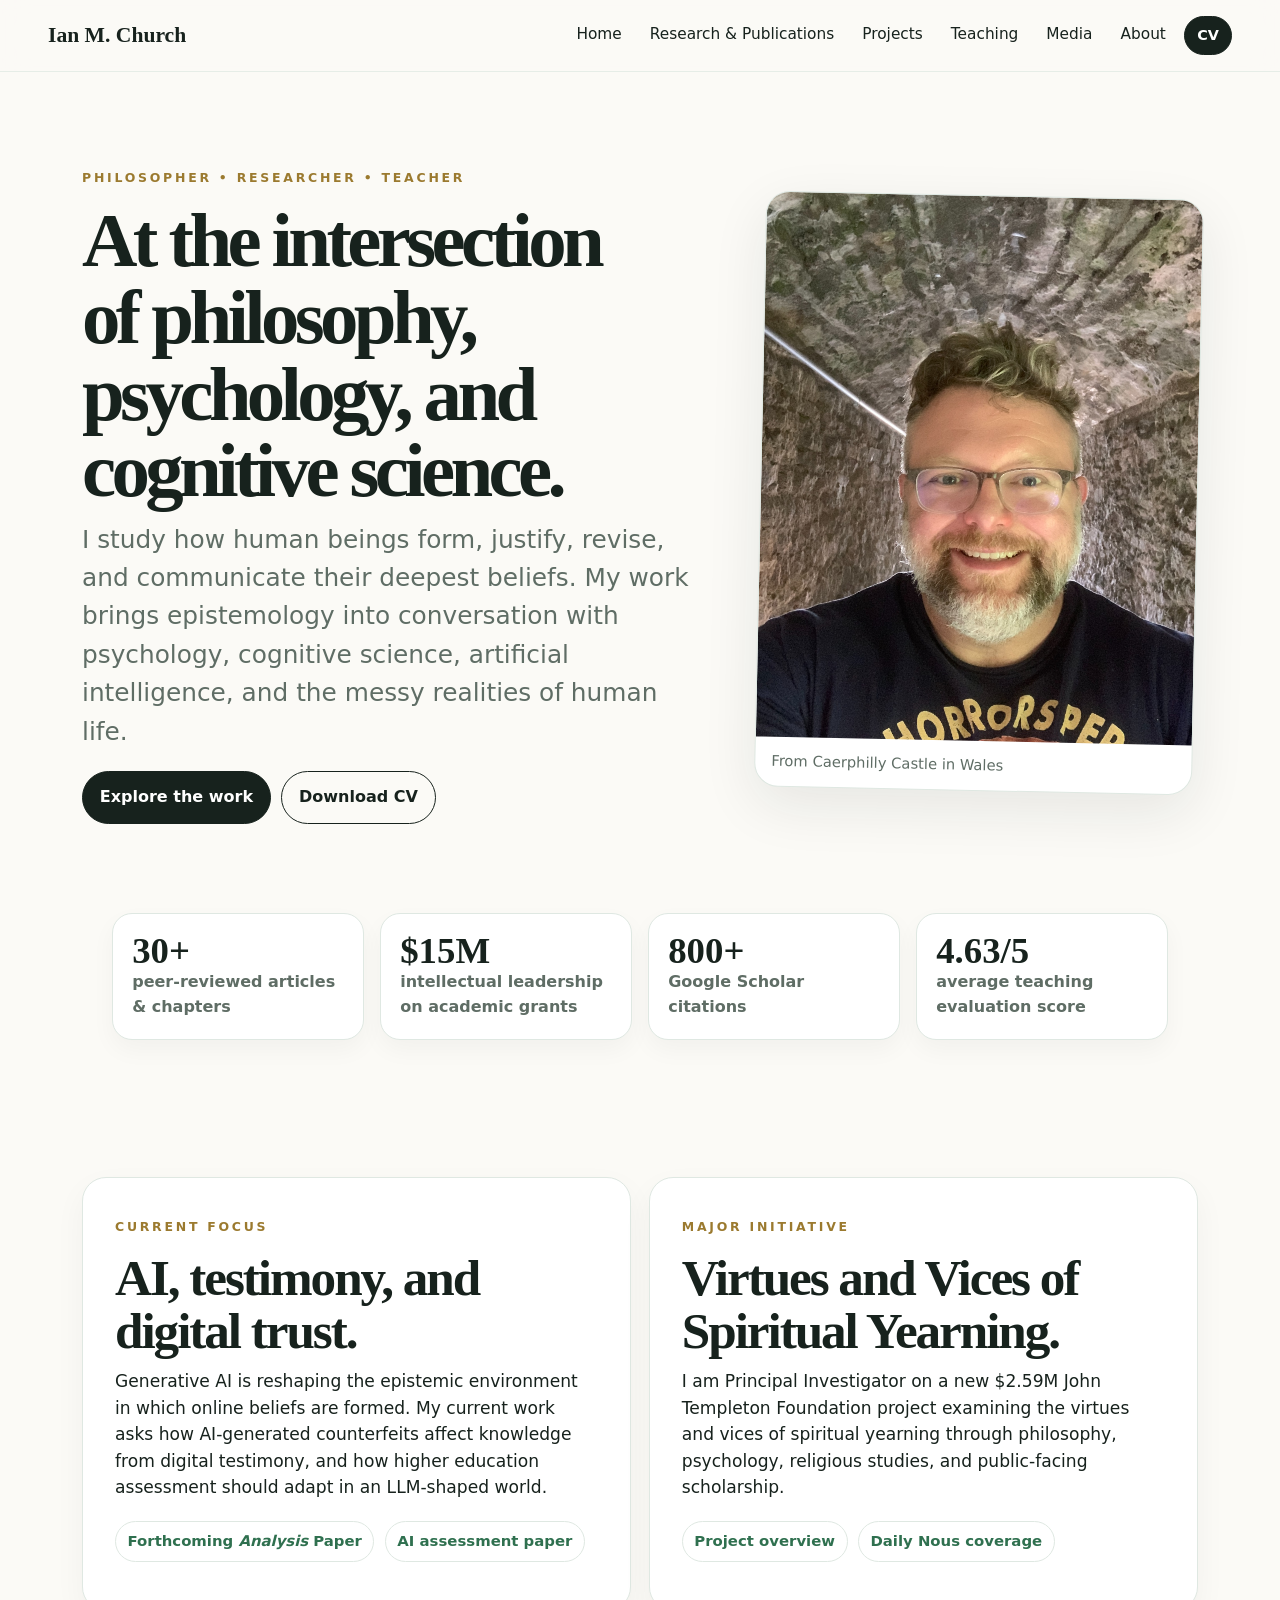
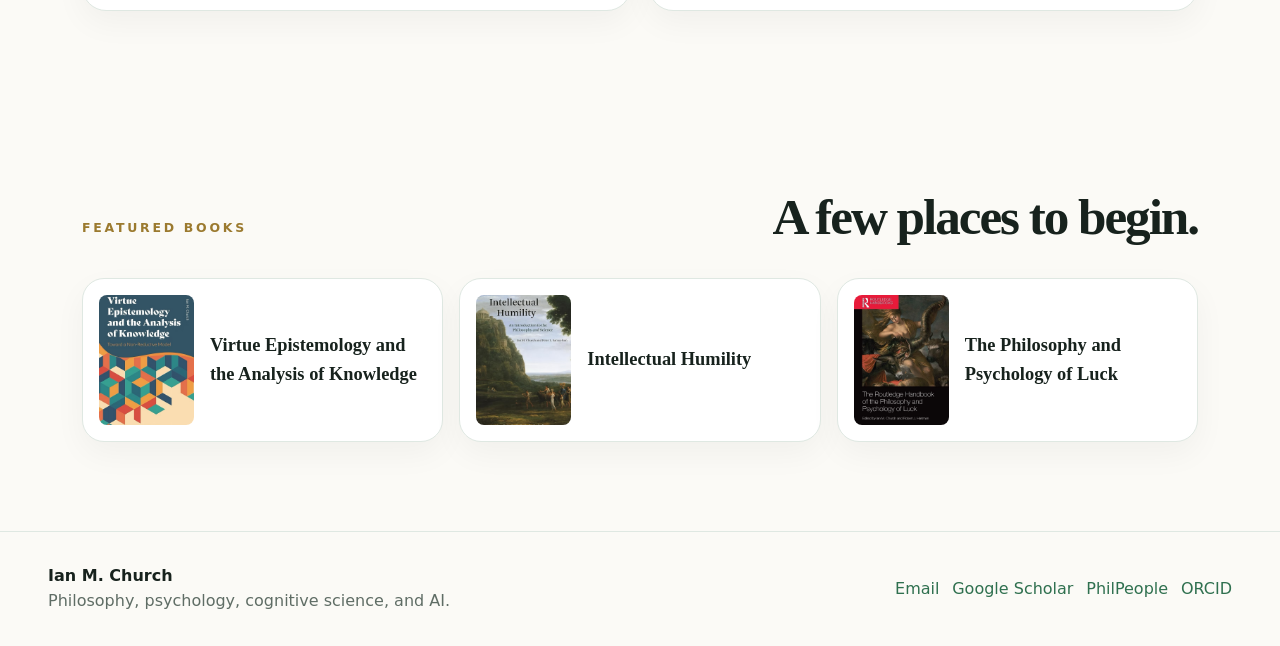
<file: index.html>
<!doctype html>
<html lang="en">
<head>
  <meta charset="utf-8" />
  <meta name="viewport" content="width=device-width, initial-scale=1" />
  <title>Home | Ian M. Church</title>
  <meta name="description" content="Ian M. Church works at the intersection of philosophy, psychology, and cognitive science." />
  <meta property="og:title" content="Ian M. Church" />
<meta property="og:description" content="Ian M. Church is a philosopher whose research explores epistemology, psychology, cognitive science, and artificial intelligence." />
<meta property="og:image" content="https://www.ianchurch.com/assets/portrait.jpg" />
<meta property="og:url" content="https://www.ianchurch.com" />
<meta property="og:type" content="website" />
<meta property="og:site_name" content="Ian M. Church" />
<meta name="twitter:card" content="summary_large_image" />
  <link rel="stylesheet" href="style.css" />
<!-- Google tag (gtag.js) -->
<script async src="https://www.googletagmanager.com/gtag/js?id=G-Z6NKHN7LKN"></script>
<script>
  window.dataLayer = window.dataLayer || [];
  function gtag(){dataLayer.push(arguments);}
  gtag('js', new Date());

  gtag('config', 'G-Z6NKHN7LKN');
</script>
</head>
<body>
<header class="topbar">
  <a class="wordmark" href="index.html">Ian M. Church</a>
  <nav class="site-nav" aria-label="Primary navigation">
    <a href="index.html">Home</a>
    <a href="research.html">Research &amp; Publications</a>
    <a href="projects.html">Projects</a>
    <a href="teaching.html">Teaching</a>
    <a href="media.html">Media</a>
    <a href="about.html">About</a>
    <a class="button small" href="assets/Church-CV.pdf">CV</a>
  </nav>
</header>
<main>

<section class="hero split">
  <div class="hero-copy">
    <p class="eyebrow">Philosopher • Researcher • Teacher</p>
    <h1>At the intersection of philosophy, psychology, and cognitive science.</h1>
    <p class="lede">I study how human beings form, justify, revise, and communicate their deepest beliefs. My work brings epistemology into conversation with psychology, cognitive science, artificial intelligence, and the messy realities of human life.</p>
    <div class="actions"><a class="button" href="research.html">Explore the work</a><a class="button ghost" href="assets/Church-CV.pdf">Download CV</a></div>
  </div>
  <figure class="portrait-card"><img src="assets/portrait.jpg" alt="Ian Church smiling"/><figcaption>From Caerphilly Castle in Wales</figcaption></figure>
</section>
<section class="at-a-glance" aria-label="At a glance">
  <a href="research.html#publications"><strong>30+</strong><span>peer-reviewed articles &amp; chapters</span></a>
  <a href="projects.html"><strong>$15M</strong><span>intellectual leadership on academic grants</span></a>
  <a href="https://scholar.google.com/citations?user=suLvnR8AAAAJ&amp;hl=en&amp;oi=ao"><strong>800+</strong><span>Google Scholar citations</span></a>
  <a href="teaching.html"><strong>4.63/5</strong><span>average teaching evaluation score</span></a>
</section>
<section class="section feature-grid current-focus">
  <article class="feature-panel"><p class="eyebrow">Current focus</p><h2>AI, testimony, and digital trust.</h2><p>Generative AI is reshaping the epistemic environment in which online beliefs are formed. My current work asks how AI-generated counterfeits affect knowledge from digital testimony, and how higher education assessment should adapt in an LLM-shaped world.</p><p class="links"><a href="https://philpapers.org/rec/CHUGAA-2">Forthcoming&nbsp;<em>Analysis</em>&nbsp;Paper</a><a href="https://arxiv.org/html/2511.05530v1">AI assessment paper</a></p></article>
  <article class="feature-panel"><p class="eyebrow">Major initiative</p><h2>Virtues and Vices of Spiritual Yearning.</h2><p>I am Principal Investigator on a new $2.59M John Templeton Foundation project examining the virtues and vices of spiritual yearning through philosophy, psychology, religious studies, and public-facing scholarship.</p><p class="links"><a href="projects.html#spiritual-yearning">Project overview</a><a href="https://dailynous.com/2026/01/05/philosopher-receives-big-grant-to-study-spiritual-yearning/">Daily Nous coverage</a></p></article>
</section>
<section class="section shelf-preview"><div class="section-head"><p class="eyebrow">Featured books</p><h2>A few places to begin.</h2></div><div class="mini-book-row">
  <a class="mini-book" href="research.html#book-virtue"><img src="assets/virtue-epistemology-cover.jpg" alt="Cover of Virtue Epistemology and the Analysis of Knowledge"><span>Virtue Epistemology and the Analysis of Knowledge</span></a>
  <a class="mini-book" href="research.html#book-humility"><img src="assets/intellectual-humility-cover.jpg" alt="Cover of Intellectual Humility"><span>Intellectual Humility</span></a>
  <a class="mini-book" href="research.html#book-luck"><img src="assets/luck-handbook-cover.jpg" alt="Cover of The Routledge Handbook of the Philosophy and Psychology of Luck"><span>The Philosophy and Psychology of Luck</span></a>
</div></section>
</main>
<footer class="footer">
  <div><strong>Ian M. Church</strong><span>Philosophy, psychology, cognitive science, and AI.</span></div>
  <div class="footer-links"><a href="mailto:ichurch@hillsdale.edu">Email</a><a href="https://scholar.google.com/citations?user=suLvnR8AAAAJ&amp;hl=en&amp;oi=ao">Google Scholar</a><a href="https://philpeople.org/profiles/ian-m-church">PhilPeople</a><a href="https://orcid.org/0000-0002-4605-1589">ORCID</a></div>
</footer>
</body>
</html>
</file>
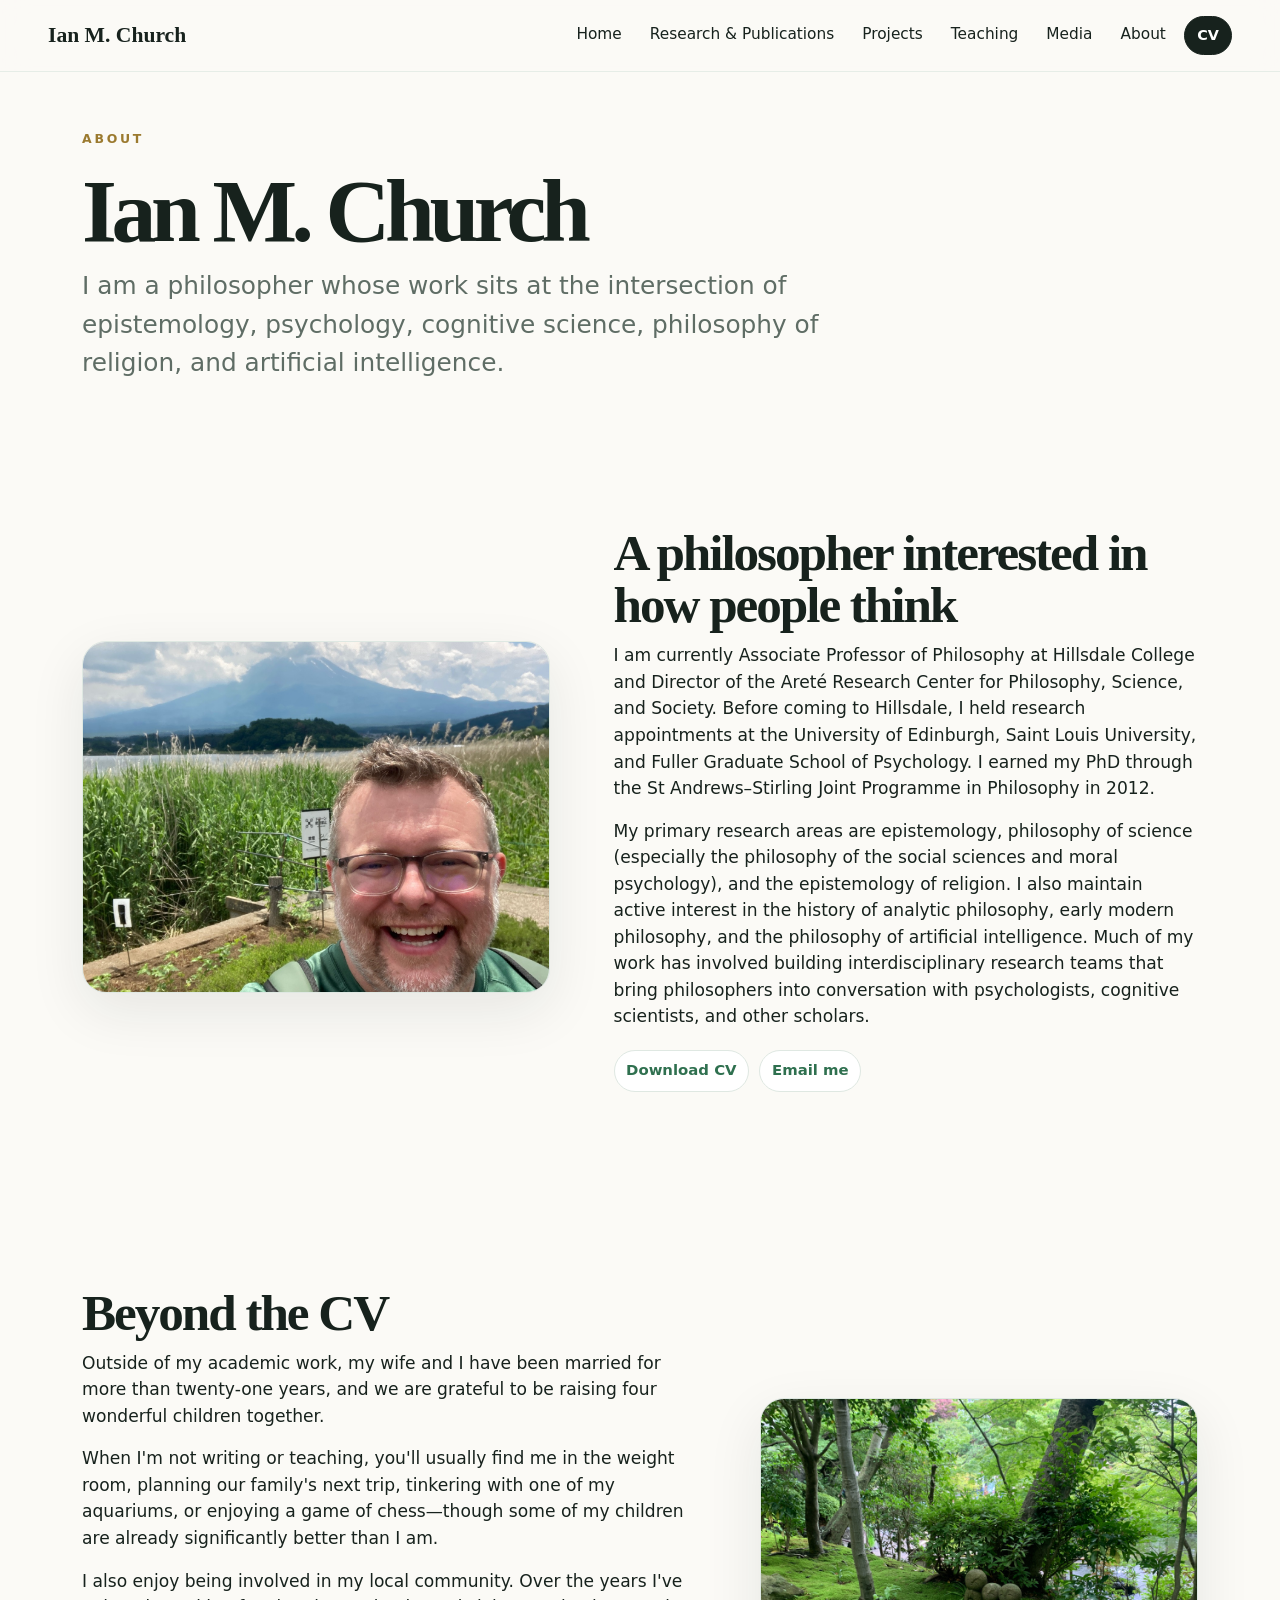
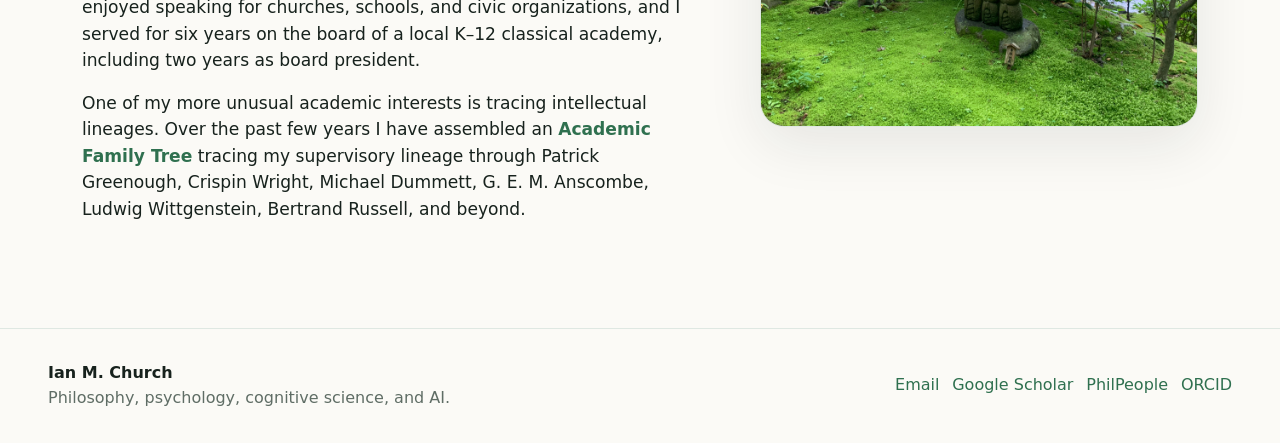
<file: about.html>
<!doctype html>
<html lang="en">
<head>
  <meta charset="utf-8" />
  <meta name="viewport" content="width=device-width, initial-scale=1" />
  <title>About | Ian M. Church</title>
  <meta name="description" content="About Ian M. Church." />
  <link rel="stylesheet" href="style.css" />
<!-- Google tag (gtag.js) -->
<script async src="https://www.googletagmanager.com/gtag/js?id=G-Z6NKHN7LKN"></script>
<script>
  window.dataLayer = window.dataLayer || [];
  function gtag(){dataLayer.push(arguments);}
  gtag('js', new Date());

  gtag('config', 'G-Z6NKHN7LKN');
</script>
</head>
<body>
<header class="topbar">
  <a class="wordmark" href="index.html">Ian M. Church</a>
  <nav class="site-nav" aria-label="Primary navigation">
    <a href="index.html">Home</a>
    <a href="research.html">Research &amp; Publications</a>
    <a href="projects.html">Projects</a>
    <a href="teaching.html">Teaching</a>
    <a href="media.html">Media</a>
    <a href="about.html">About</a>
    <a class="button small" href="assets/Church-CV.pdf">CV</a>
  </nav>
</header>
<main>

<section class="page-hero"><p class="eyebrow">About</p><h1>Ian M. Church</h1><p class="lede narrow">I am a philosopher whose work sits at the intersection of epistemology, psychology, cognitive science, philosophy of religion, and artificial intelligence.</p></section>
<section class="section split alt"><figure class="image-card"><img src="assets/fuji.jpg" alt="Ian Church near Mount Fuji"/></figure><div><h2>A philosopher interested in how people think</h2><p>I am currently Associate Professor of Philosophy at Hillsdale College and Director of the Areté Research Center for Philosophy, Science, and Society. Before coming to Hillsdale, I held research appointments at the University of Edinburgh, Saint Louis University, and Fuller Graduate School of Psychology. I earned my PhD through the St Andrews–Stirling Joint Programme in Philosophy in 2012.</p><p>My primary research areas are epistemology, philosophy of science (especially the philosophy of the social sciences and moral psychology), and the epistemology of religion. I also maintain active interest in the history of analytic philosophy, early modern philosophy, and the philosophy of artificial intelligence. Much of my work has involved building interdisciplinary research teams that bring philosophers into conversation with psychologists, cognitive scientists, and other scholars.</p><p class="links"><a href="assets/Church-CV.pdf">Download CV</a><a href="mailto:ichurch@hillsdale.edu">Email me</a></p></div></section>
<section class="section split"><div><h2>Beyond the CV</h2><p>Outside of my academic work, my wife and I have been married for more than twenty-one years, and we are grateful to be raising four wonderful children together.</p><p>When I'm not writing or teaching, you'll usually find me in the weight room, planning our family's next trip, tinkering with one of my aquariums, or enjoying a game of chess—though some of my children are already significantly better than I am.</p><p>I also enjoy being involved in my local community. Over the years I've enjoyed speaking for churches, schools, and civic organizations, and I served for six years on the board of a local K–12 classical academy, including two years as board president.</p><p>One of my more unusual academic interests is tracing intellectual lineages. Over the past few years I have assembled an <a href="assets/Church-Academic-Genealogy.pdf" target="_blank"><strong>Academic Family Tree</strong></a> tracing my supervisory lineage through Patrick Greenough, Crispin Wright, Michael Dummett, G. E. M. Anscombe, Ludwig Wittgenstein, Bertrand Russell, and beyond.</p></div><figure class="image-card"><img src="assets/japan-garden.jpg" alt="A green garden scene in Japan with three small stone figures"/></figure></section>

</main>
<footer class="footer">
  <div><strong>Ian M. Church</strong><span>Philosophy, psychology, cognitive science, and AI.</span></div>
  <div class="footer-links"><a href="mailto:ichurch@hillsdale.edu">Email</a><a href="https://scholar.google.com/citations?user=suLvnR8AAAAJ&amp;hl=en&amp;oi=ao">Google Scholar</a><a href="https://philpeople.org/profiles/ian-m-church">PhilPeople</a><a href="https://orcid.org/0000-0002-4605-1589">ORCID</a></div>
</footer>
</body>
</html>
</file>
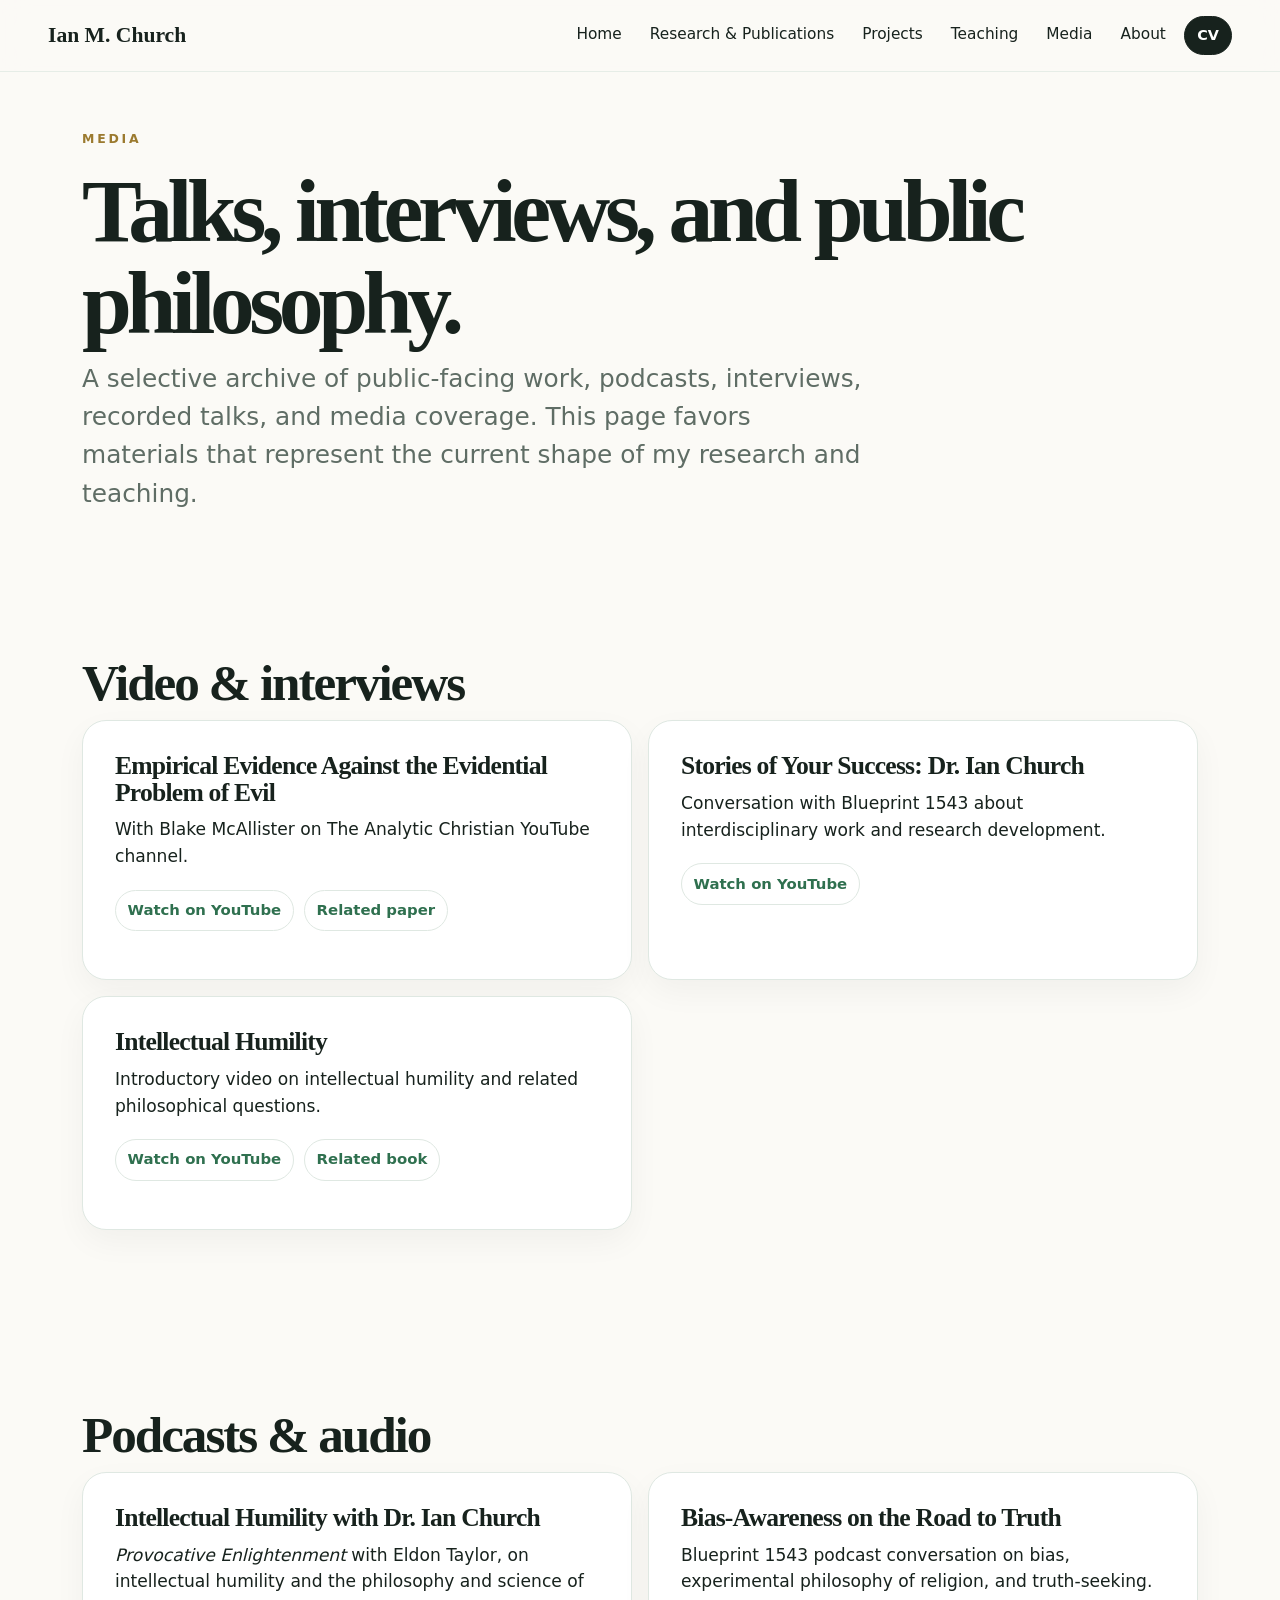
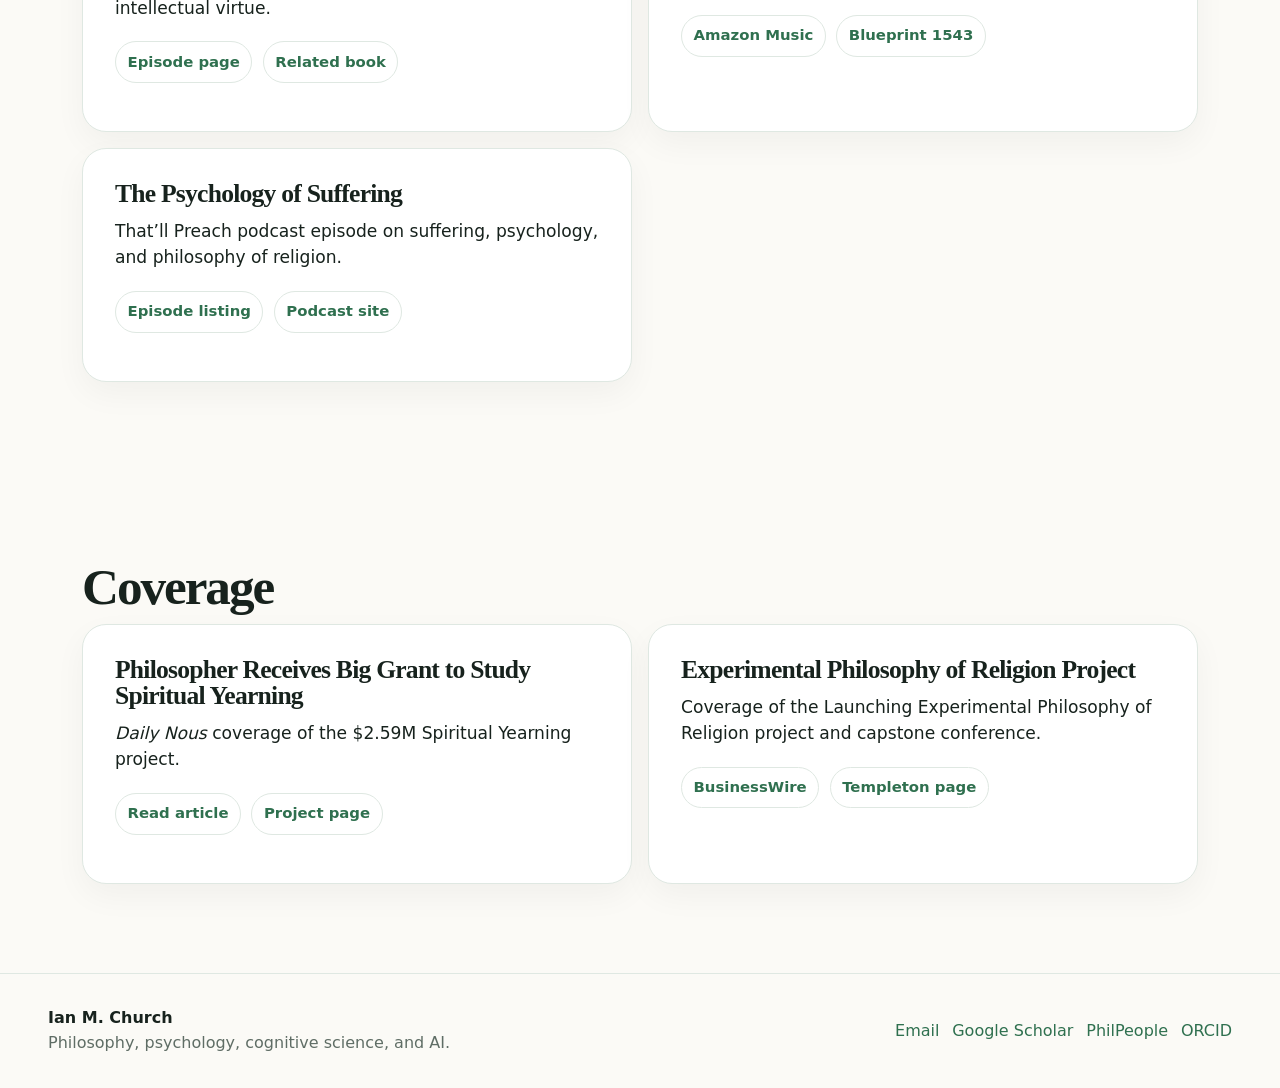
<file: media.html>
<!doctype html>
<html lang="en">
<head>
  <meta charset="utf-8" />
  <meta name="viewport" content="width=device-width, initial-scale=1" />
  <title>Media | Ian M. Church</title>
  <meta name="description" content="Talks, interviews, podcasts, and public philosophy by Ian M. Church." />
  <link rel="stylesheet" href="style.css" />
<!-- Google tag (gtag.js) -->
<script async src="https://www.googletagmanager.com/gtag/js?id=G-Z6NKHN7LKN"></script>
<script>
  window.dataLayer = window.dataLayer || [];
  function gtag(){dataLayer.push(arguments);}
  gtag('js', new Date());

  gtag('config', 'G-Z6NKHN7LKN');
</script>
</head>
<body>
<header class="topbar">
  <a class="wordmark" href="index.html">Ian M. Church</a>
  <nav class="site-nav" aria-label="Primary navigation">
    <a href="index.html">Home</a>
    <a href="research.html">Research &amp; Publications</a>
    <a href="projects.html">Projects</a>
    <a href="teaching.html">Teaching</a>
    <a href="media.html">Media</a>
    <a href="about.html">About</a>
    <a class="button small" href="assets/Church-CV.pdf">CV</a>
  </nav>
</header>
<main>

<section class="page-hero"><p class="eyebrow">Media</p><h1>Talks, interviews, and public philosophy.</h1><p class="lede narrow">A selective archive of public-facing work, podcasts, interviews, recorded talks, and media coverage. This page favors materials that represent the current shape of my research and teaching.</p></section>
<section class="section"><h2>Video &amp; interviews</h2><div class="video-grid">
  <article class="video-card"><h3>Empirical Evidence Against the Evidential Problem of Evil</h3><p>With Blake McAllister on The Analytic Christian YouTube channel.</p><p class="links"><a href="https://www.youtube.com/watch?v=kTGbGtQutFM">Watch on YouTube</a><a href="https://philarchive.org/rec/MCAECT">Related paper</a></p></article>
  <article class="video-card"><h3>Stories of Your Success: Dr. Ian Church</h3><p>Conversation with Blueprint 1543 about interdisciplinary work and research development.</p><p class="links"><a href="https://www.youtube.com/watch?v=UHPxujygEs0">Watch on YouTube</a></p></article>
  <article class="video-card"><h3>Intellectual Humility</h3><p>Introductory video on intellectual humility and related philosophical questions.</p><p class="links"><a href="https://www.youtube.com/watch?v=8CZIkGEJYRY">Watch on YouTube</a><a href="https://www.bloomsbury.com/us/intellectual-humility-9781474236768/">Related book</a></p></article>
</div></section>
<section class="section"><h2>Podcasts &amp; audio</h2><div class="video-grid">
  <article class="video-card"><h3>Intellectual Humility with Dr. Ian Church</h3><p><em>Provocative Enlightenment</em> with Eldon Taylor, on intellectual humility and the philosophy and science of intellectual virtue.</p><p class="links"><a href="https://www.eldontaylor.com/provocativeenlightenment/2020-08-31-intellectual-humility-with-dr-ian-church/">Episode page</a><a href="https://www.bloomsbury.com/us/intellectual-humility-9781474236768/">Related book</a></p></article>
  <article class="video-card"><h3>Bias-Awareness on the Road to Truth</h3><p>Blueprint 1543 podcast conversation on bias, experimental philosophy of religion, and truth-seeking.</p><p class="links"><a href="https://music.amazon.com/podcasts/6f53efc1-f796-4ccf-b66c-58a5943a5f8e/episodes/f0e7ca9c-8e9c-4d3f-87ef-20ff2c8a1eeb/blueprint-1543-bias-awareness-on-the-road-to-truth-with-dr-ian-church">Amazon Music</a><a href="https://redcircle.com/shows/blueprint-1543">Blueprint 1543</a></p></article>
  <article class="video-card"><h3>The Psychology of Suffering</h3><p>That’ll Preach podcast episode on suffering, psychology, and philosophy of religion.</p><p class="links"><a href="https://www.imdb.com/title/tt24762756/">Episode listing</a><a href="https://thatllpreach.io/podcast/thatll-preach">Podcast site</a></p></article>
</div></section>
<section class="section"><h2>Coverage</h2><div class="video-grid">
  <article class="video-card"><h3>Philosopher Receives Big Grant to Study Spiritual Yearning</h3><p><em>Daily Nous</em> coverage of the $2.59M Spiritual Yearning project.</p><p class="links"><a href="https://dailynous.com/2026/01/05/philosopher-receives-big-grant-to-study-spiritual-yearning/">Read article</a><a href="projects.html#spiritual-yearning">Project page</a></p></article>
  <article class="video-card"><h3>Experimental Philosophy of Religion Project</h3><p>Coverage of the Launching Experimental Philosophy of Religion project and capstone conference.</p><p class="links"><a href="https://www.businesswire.com/news/home/20240903370475/en/Hillsdale-College-Professor-Concludes-Research-Project-Launching-Experimental-Philosophy-of-Religion">BusinessWire</a><a href="https://www.templeton.org/grant/launching-experimental-philosophy-of-religion">Templeton page</a></p></article>
</div>
</section>
</main>
<footer class="footer">
  <div><strong>Ian M. Church</strong><span>Philosophy, psychology, cognitive science, and AI.</span></div>
  <div class="footer-links"><a href="mailto:ichurch@hillsdale.edu">Email</a><a href="https://scholar.google.com/citations?user=suLvnR8AAAAJ&amp;hl=en&amp;oi=ao">Google Scholar</a><a href="https://philpeople.org/profiles/ian-m-church">PhilPeople</a><a href="https://orcid.org/0000-0002-4605-1589">ORCID</a></div>
</footer>
</body>
</html>
</file>
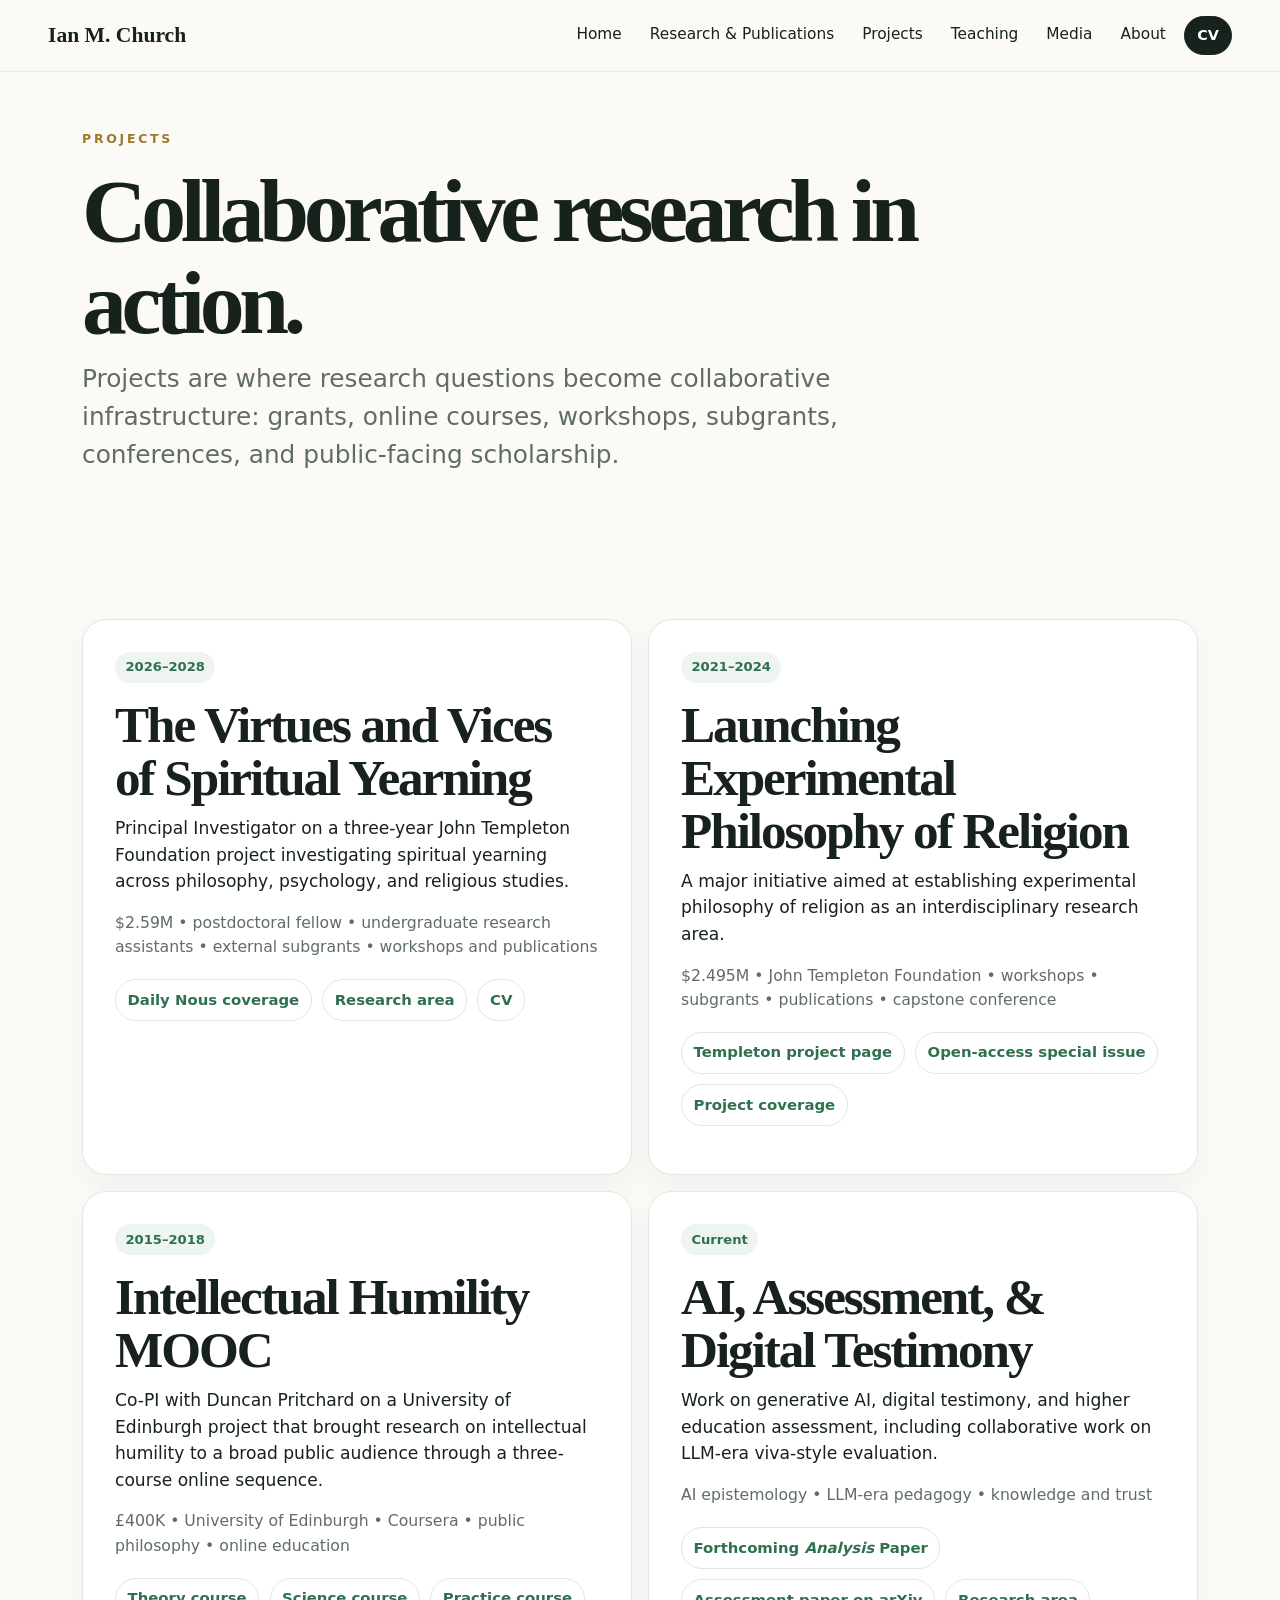
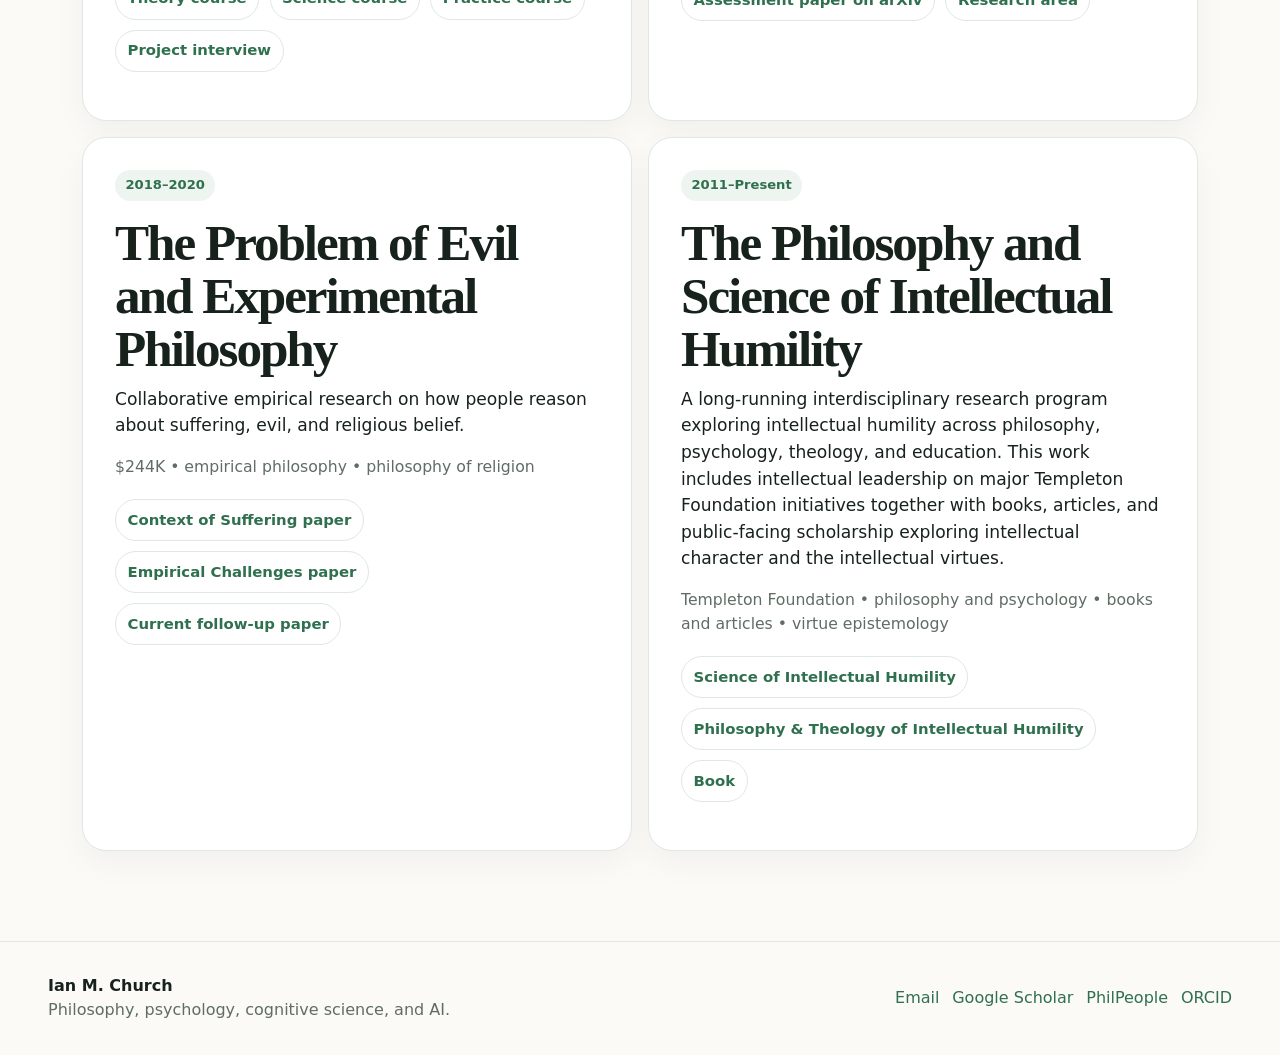
<file: projects.html>
<!doctype html>
<html lang="en">
<head>
  <meta charset="utf-8" />
  <meta name="viewport" content="width=device-width, initial-scale=1" />
  <title>Projects | Ian M. Church</title>
  <meta name="description" content="Grant-funded projects and collaborative research initiatives led by Ian M. Church." />
  <link rel="stylesheet" href="style.css" />
<!-- Google tag (gtag.js) -->
<script async src="https://www.googletagmanager.com/gtag/js?id=G-Z6NKHN7LKN"></script>
<script>
  window.dataLayer = window.dataLayer || [];
  function gtag(){dataLayer.push(arguments);}
  gtag('js', new Date());

  gtag('config', 'G-Z6NKHN7LKN');
</script>
</head>
<body>
<header class="topbar">
  <a class="wordmark" href="index.html">Ian M. Church</a>
  <nav class="site-nav" aria-label="Primary navigation">
    <a href="index.html">Home</a>
    <a href="research.html">Research &amp; Publications</a>
    <a href="projects.html">Projects</a>
    <a href="teaching.html">Teaching</a>
    <a href="media.html">Media</a>
    <a href="about.html">About</a>
    <a class="button small" href="assets/Church-CV.pdf">CV</a>
  </nav>
</header>
<main>

<section class="page-hero"><p class="eyebrow">Projects</p><h1>Collaborative research in action.</h1><p class="lede narrow">Projects are where research questions become collaborative infrastructure: grants, online courses, workshops, subgrants, conferences, and public-facing scholarship.</p></section>
<section class="section project-grid">
  <article class="project" id="spiritual-yearning"><span class="tag">2026–2028</span><h2>The Virtues and Vices of Spiritual Yearning</h2><p>Principal Investigator on a three-year John Templeton Foundation project investigating spiritual yearning across philosophy, psychology, and religious studies.</p><p class="meta">$2.59M • postdoctoral fellow • undergraduate research assistants • external subgrants • workshops and publications</p><p class="links"><a href="https://dailynous.com/2026/01/05/philosopher-receives-big-grant-to-study-spiritual-yearning/">Daily Nous coverage</a><a href="research.html#belief">Research area</a><a href="assets/Church-CV.pdf">CV</a></p></article>
  <article class="project" id="xphi-religion"><span class="tag">2021–2024</span><h2>Launching Experimental Philosophy of Religion</h2><p>A major initiative aimed at establishing experimental philosophy of religion as an interdisciplinary research area.</p><p class="meta">$2.495M • John Templeton Foundation • workshops • subgrants • publications • capstone conference</p><p class="links"><a href="https://www.templeton.org/grant/launching-experimental-philosophy-of-religion">Templeton project page</a><a href="https://www.cambridge.org/core/journals/religious-studies/issue/EDC866A81C2D0261BEBA3A06F4FF33B0">Open-access special issue</a><a href="https://www.businesswire.com/news/home/20240903370475/en/Hillsdale-College-Professor-Concludes-Research-Project-Launching-Experimental-Philosophy-of-Religion">Project coverage</a></p></article>
  <article class="project" id="humility-mooc"><span class="tag">2015–2018</span><h2>Intellectual Humility MOOC</h2><p>Co-PI with Duncan Pritchard on a University of Edinburgh project that brought research on intellectual humility to a broad public audience through a three-course online sequence.</p><p class="meta">£400K • University of Edinburgh • Coursera • public philosophy • online education</p><p class="links"><a href="https://www.coursera.org/learn/intellectual-humility-theory">Theory course</a><a href="https://www.coursera.org/learn/intellectual-humility-science">Science course</a><a href="https://www.coursera.org/learn/intellectual-humility-practice">Practice course</a><a href="https://imperfectcognitions.blogspot.com/2014/12/intellectual-humility-interview.html">Project interview</a></p></article>
  <article class="project" id="ai"><span class="tag">Current</span><h2>AI, Assessment, &amp; Digital Testimony</h2><p>Work on generative AI, digital testimony, and higher education assessment, including collaborative work on LLM-era viva-style evaluation.</p><p class="meta">AI epistemology • LLM-era pedagogy • knowledge and trust</p><p class="links"><a href="https://philpapers.org/rec/CHUGAA-2">Forthcoming&nbsp;<em>Analysis</em>&nbsp;Paper</a><a href="https://arxiv.org/html/2511.05530v1">Assessment paper on arXiv</a><a href="research.html#ai">Research area</a></p></article>
  <article class="project" id="problem-evil"><span class="tag">2018–2020</span><h2>The Problem of Evil and Experimental Philosophy</h2><p>Collaborative empirical research on how people reason about suffering, evil, and religious belief.</p><p class="meta">$244K • empirical philosophy • philosophy of religion</p><p class="links"><a href="https://philpapers.org/rec/CHUTCO-12">Context of Suffering paper</a><a href="https://philarchive.org/rec/MCAECT">Empirical Challenges paper</a><a href="assets/Why-Context-Matters-Problem-of-Evil-working-paper.pdf">Current follow-up paper</a></p></article>
  <article class="project" id="intellectual-humility">
  <span class="tag">2011–Present</span>
  <h2>The Philosophy and Science of Intellectual Humility</h2>
  <p>A long-running interdisciplinary research program exploring intellectual humility across philosophy, psychology, theology, and education. This work includes intellectual leadership on major Templeton Foundation initiatives together with books, articles, and public-facing scholarship exploring intellectual character and the intellectual virtues.</p>
  <p class="meta">Templeton Foundation • philosophy and psychology • books and articles • virtue epistemology</p>
  <p class="links"><a href="https://www.templeton.org/grant/the-science-of-intellectual-humility">Science of Intellectual Humility</a><a href="https://www.templeton.org/grant/the-philosophy-and-theology-of-intellectual-humility">Philosophy &amp; Theology of Intellectual Humility</a><a href="research.html#book-humility">Book</a></p>
</article>
</section>

</main>
<footer class="footer">
  <div><strong>Ian M. Church</strong><span>Philosophy, psychology, cognitive science, and AI.</span></div>
  <div class="footer-links"><a href="mailto:ichurch@hillsdale.edu">Email</a><a href="https://scholar.google.com/citations?user=suLvnR8AAAAJ&amp;hl=en&amp;oi=ao">Google Scholar</a><a href="https://philpeople.org/profiles/ian-m-church">PhilPeople</a><a href="https://orcid.org/0000-0002-4605-1589">ORCID</a></div>
</footer>
</body>
</html>
</file>
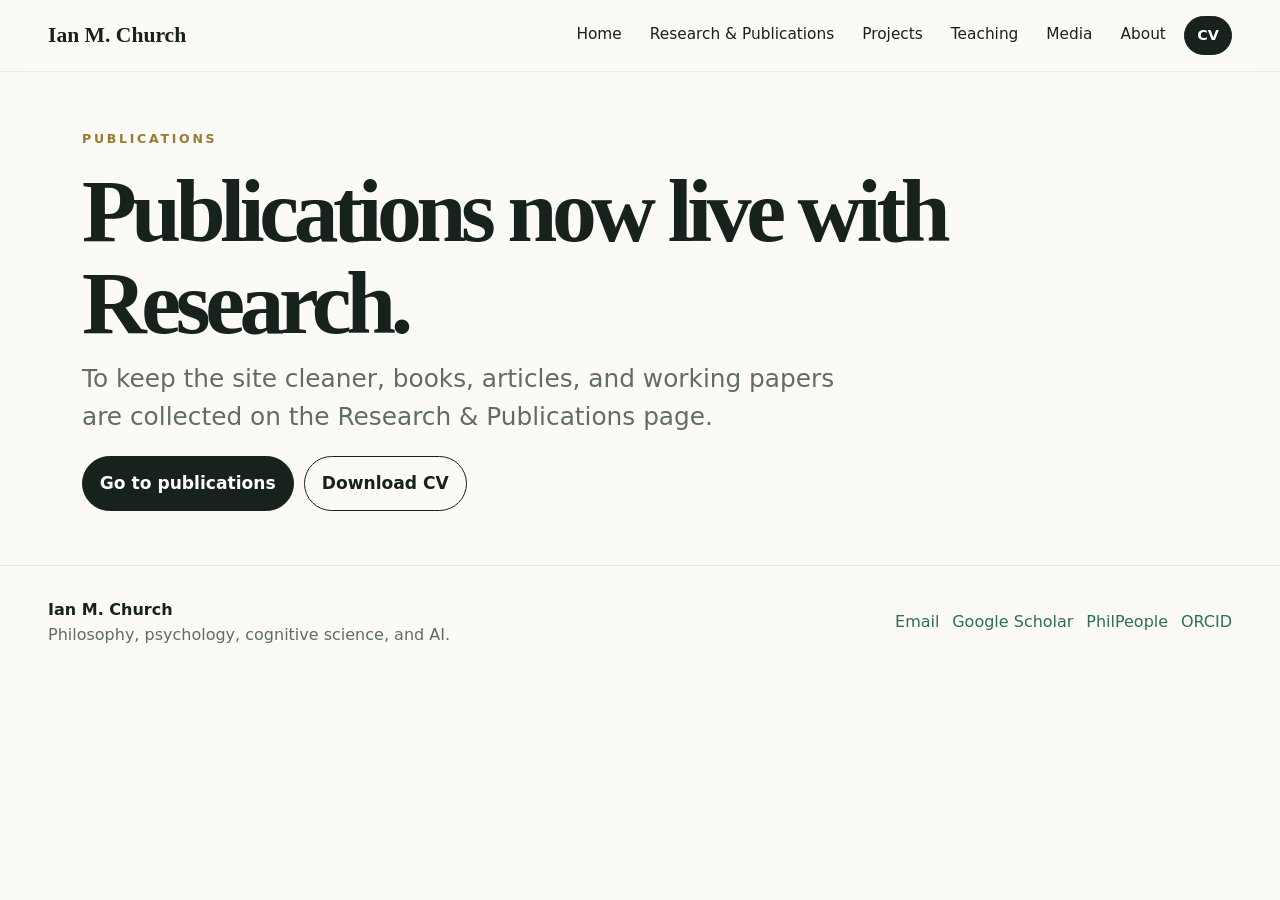
<file: publications.html>
<!doctype html>
<html lang="en">
<head>
  <meta charset="utf-8" />
  <meta name="viewport" content="width=device-width, initial-scale=1" />
  <title>Publications | Ian M. Church</title>
  <meta name="description" content="Publications by Ian M. Church." />
  <link rel="stylesheet" href="style.css" />
<!-- Google tag (gtag.js) -->
<script async src="https://www.googletagmanager.com/gtag/js?id=G-Z6NKHN7LKN"></script>
<script>
  window.dataLayer = window.dataLayer || [];
  function gtag(){dataLayer.push(arguments);}
  gtag('js', new Date());

  gtag('config', 'G-Z6NKHN7LKN');
</script>
</head>
<body>
<header class="topbar">
  <a class="wordmark" href="index.html">Ian M. Church</a>
  <nav class="site-nav" aria-label="Primary navigation">
    <a href="index.html">Home</a>
    <a href="research.html">Research &amp; Publications</a>
    <a href="projects.html">Projects</a>
    <a href="teaching.html">Teaching</a>
    <a href="media.html">Media</a>
    <a href="about.html">About</a>
    <a class="button small" href="assets/Church-CV.pdf">CV</a>
  </nav>
</header>
<main>

<section class="page-hero"><p class="eyebrow">Publications</p><h1>Publications now live with Research.</h1><p class="lede narrow">To keep the site cleaner, books, articles, and working papers are collected on the Research &amp; Publications page.</p><p class="actions"><a class="button" href="research.html#publications">Go to publications</a><a class="button ghost" href="assets/Church-CV.pdf">Download CV</a></p></section>

</main>
<footer class="footer">
  <div><strong>Ian M. Church</strong><span>Philosophy, psychology, cognitive science, and AI.</span></div>
  <div class="footer-links"><a href="mailto:ichurch@hillsdale.edu">Email</a><a href="https://scholar.google.com/citations?user=suLvnR8AAAAJ&amp;hl=en&amp;oi=ao">Google Scholar</a><a href="https://philpeople.org/profiles/ian-m-church">PhilPeople</a><a href="https://orcid.org/0000-0002-4605-1589">ORCID</a></div>
</footer>
</body>
</html>
</file>
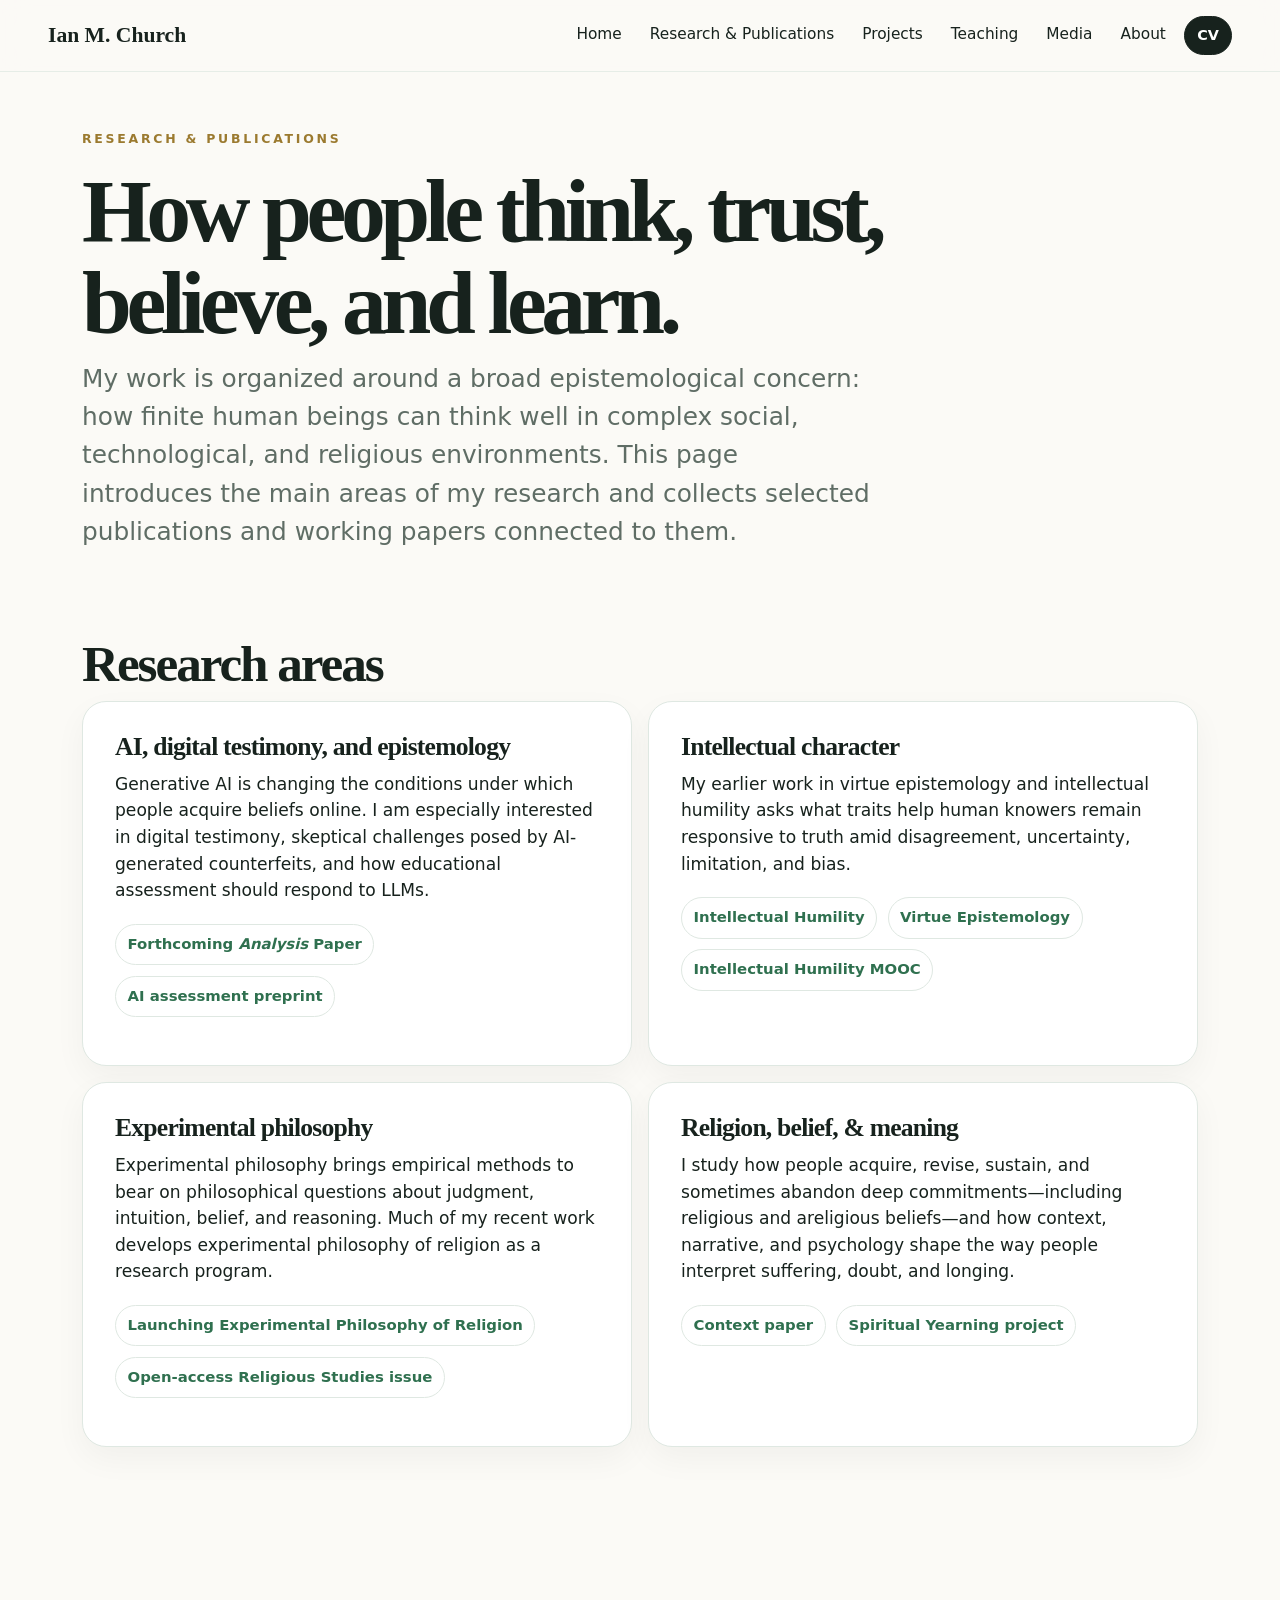
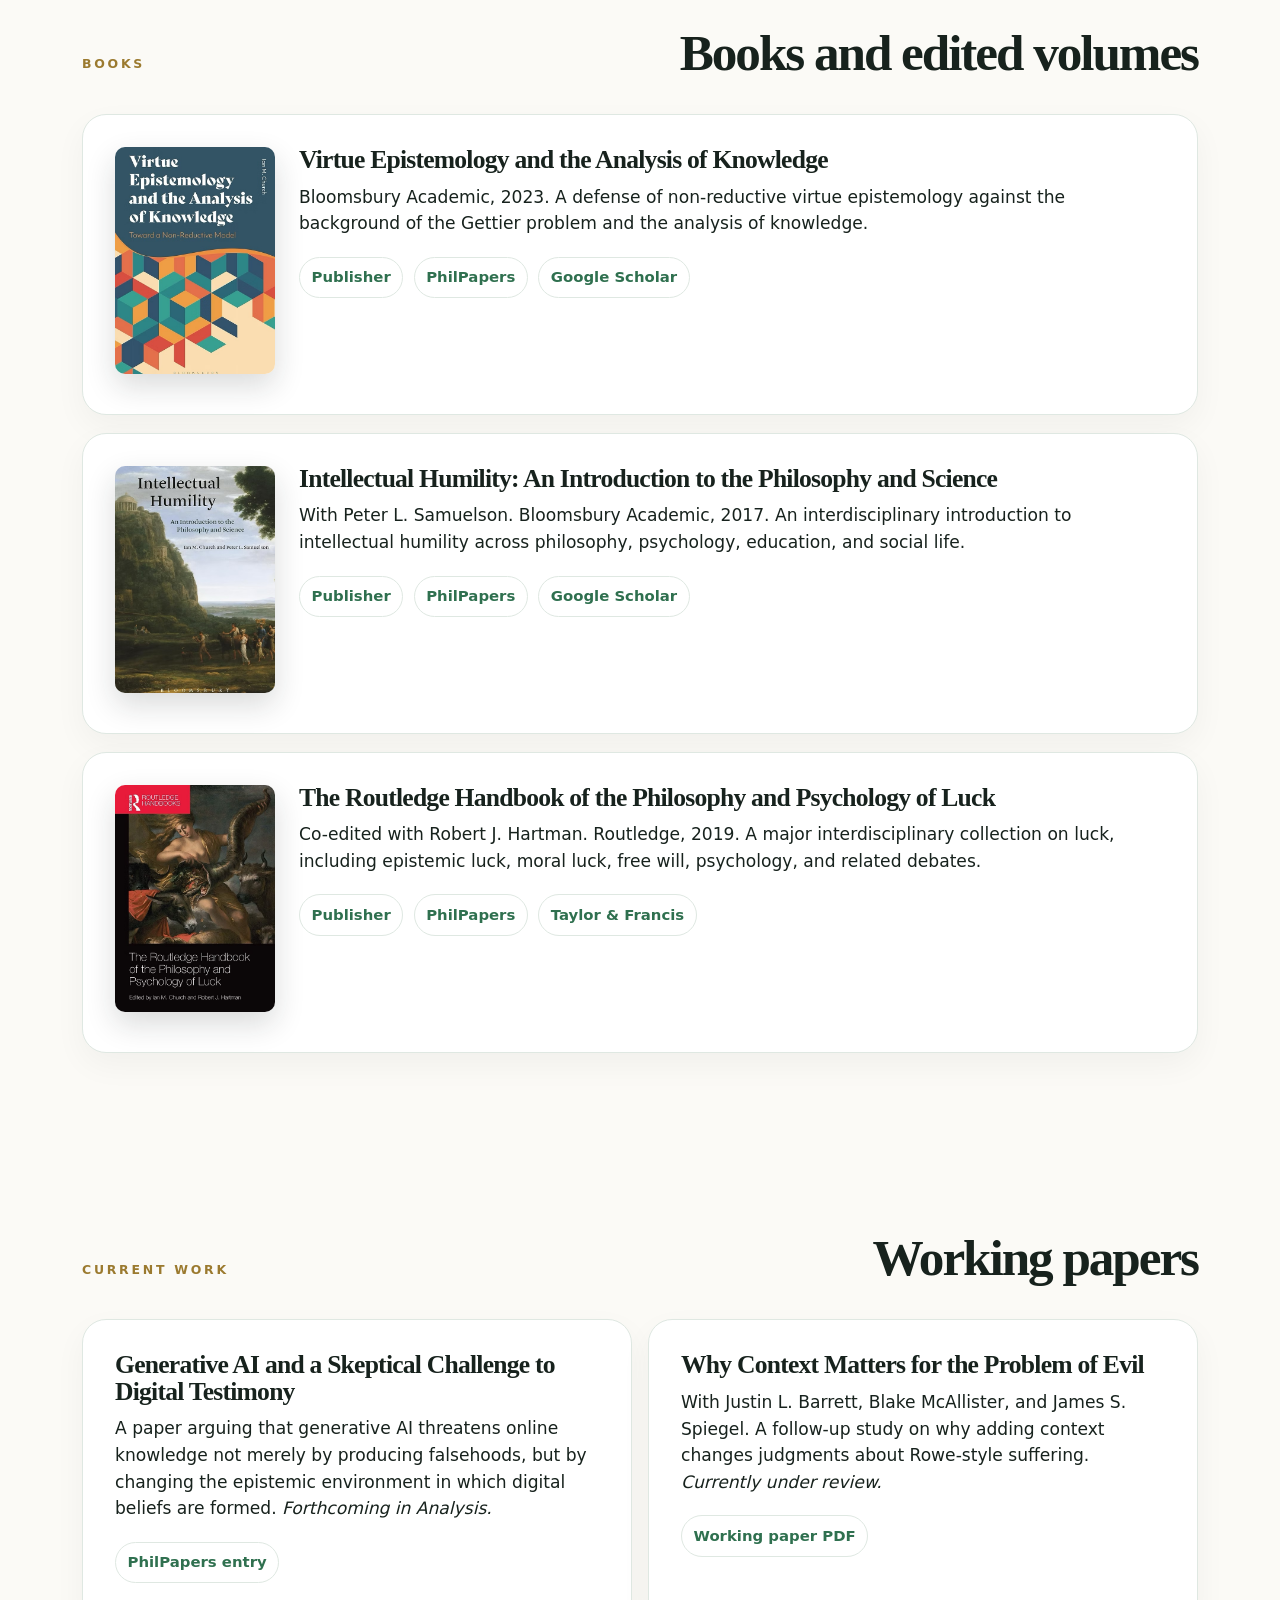
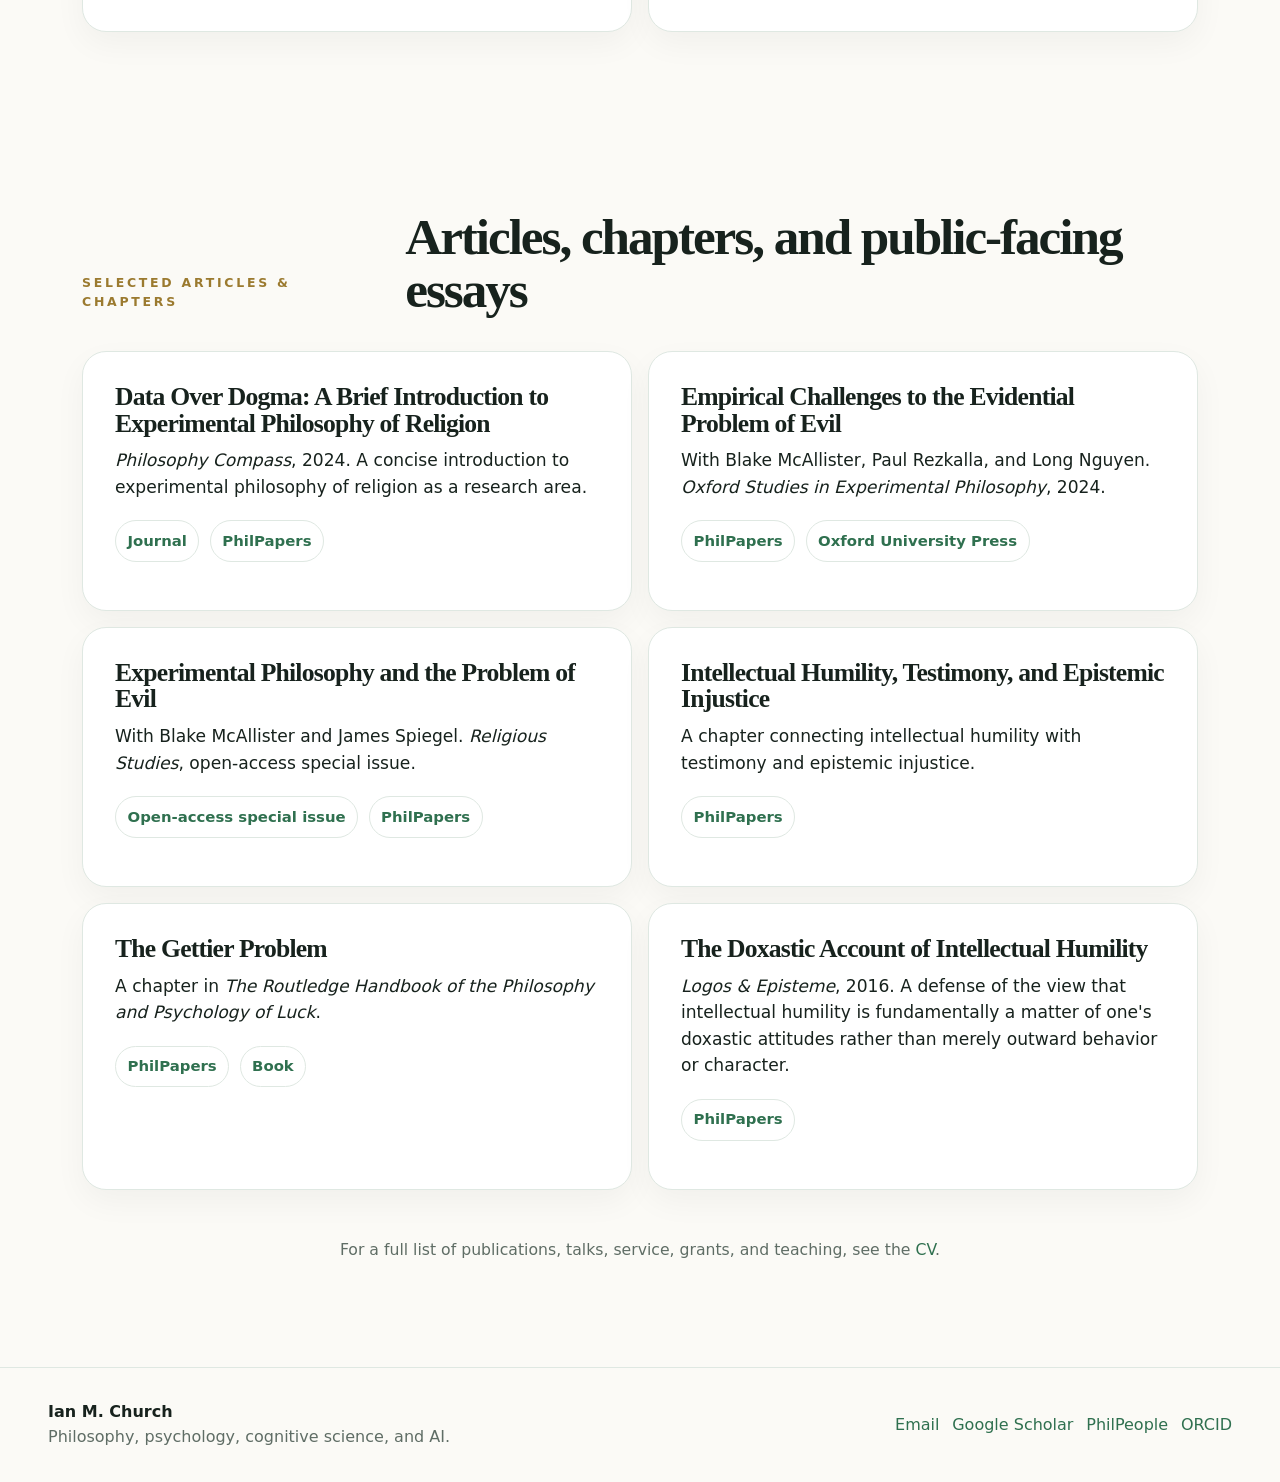
<file: research.html>
<!doctype html>
<html lang="en">
<head>
  <meta charset="utf-8" />
  <meta name="viewport" content="width=device-width, initial-scale=1" />
  <title>Research & Publications | Ian M. Church</title>
  <meta name="description" content="Research areas, books, articles, chapters, and working papers by Ian M. Church." />
  <link rel="stylesheet" href="style.css" />
<!-- Google tag (gtag.js) -->
<script async src="https://www.googletagmanager.com/gtag/js?id=G-Z6NKHN7LKN"></script>
<script>
  window.dataLayer = window.dataLayer || [];
  function gtag(){dataLayer.push(arguments);}
  gtag('js', new Date());

  gtag('config', 'G-Z6NKHN7LKN');
</script>
</head>
<body>
<header class="topbar">
  <a class="wordmark" href="index.html">Ian M. Church</a>
  <nav class="site-nav" aria-label="Primary navigation">
    <a href="index.html">Home</a>
    <a href="research.html">Research &amp; Publications</a>
    <a href="projects.html">Projects</a>
    <a href="teaching.html">Teaching</a>
    <a href="media.html">Media</a>
    <a href="about.html">About</a>
    <a class="button small" href="assets/Church-CV.pdf">CV</a>
  </nav>
</header>
<main>

<section class="page-hero"><p class="eyebrow">Research &amp; Publications</p><h1>How people think, trust, believe, and learn.</h1><p class="lede narrow">My work is organized around a broad epistemological concern: how finite human beings can think well in complex social, technological, and religious environments. This page introduces the main areas of my research and collects selected publications and working papers connected to them.</p></section>
<section class="section themes-compact"><h2>Research areas</h2><div class="theme-list">
<article id="ai"><h3>AI, digital testimony, and epistemology</h3><p>Generative AI is changing the conditions under which people acquire beliefs online. I am especially interested in digital testimony, skeptical challenges posed by AI-generated counterfeits, and how educational assessment should respond to LLMs.</p><p class="links"><a href="https://philpapers.org/rec/CHUGAA-2">Forthcoming&nbsp;<em>Analysis</em>&nbsp;Paper</a><a href="https://arxiv.org/html/2511.05530v1">AI assessment preprint</a></p></article>
  <article id="virtue"><h3>Intellectual character</h3><p>My earlier work in virtue epistemology and intellectual humility asks what traits help human knowers remain responsive to truth amid disagreement, uncertainty, limitation, and bias.</p><p class="links"><a href="#book-humility">Intellectual Humility</a><a href="#book-virtue">Virtue Epistemology</a><a href="projects.html#humility-mooc">Intellectual Humility MOOC</a></p></article>
  <article id="xphi"><h3>Experimental philosophy</h3><p>Experimental philosophy brings empirical methods to bear on philosophical questions about judgment, intuition, belief, and reasoning. Much of my recent work develops experimental philosophy of religion as a research program.</p><p class="links"><a href="projects.html#xphi-religion">Launching Experimental Philosophy of Religion</a><a href="https://www.cambridge.org/core/journals/religious-studies/issue/EDC866A81C2D0261BEBA3A06F4FF33B0">Open-access Religious Studies issue</a></p></article>
  <article id="belief"><h3>Religion, belief, &amp; meaning</h3><p>I study how people acquire, revise, sustain, and sometimes abandon deep commitments—including religious and areligious beliefs—and how context, narrative, and psychology shape the way people interpret suffering, doubt, and longing.</p><p class="links"><a href="assets/Why-Context-Matters-Problem-of-Evil-working-paper.pdf">Context paper</a><a href="projects.html#spiritual-yearning">Spiritual Yearning project</a></p></article>
</div></section>
<section class="section" id="publications"><div class="section-head"><p class="eyebrow">Books</p><h2>Books and edited volumes</h2></div><div class="book-grid">
  <article class="book" id="book-virtue"><a class="cover" href="https://www.bloomsbury.com/us/virtue-epistemology-and-the-analysis-of-knowledge-9781350258426/"><img src="assets/virtue-epistemology-cover.jpg" alt="Cover of Virtue Epistemology and the Analysis of Knowledge"></a><div><h3>Virtue Epistemology and the Analysis of Knowledge</h3><p>Bloomsbury Academic, 2023. A defense of non-reductive virtue epistemology against the background of the Gettier problem and the analysis of knowledge.</p><p class="links"><a href="https://www.bloomsbury.com/us/virtue-epistemology-and-the-analysis-of-knowledge-9781350258426/">Publisher</a><a href="https://philpapers.org/rec/CHUVEA-2">PhilPapers</a><a href="https://scholar.google.com/citations?user=suLvnR8AAAAJ&amp;hl=en&amp;oi=ao">Google Scholar</a></p></div></article>
  <article class="book" id="book-humility"><a class="cover" href="https://www.bloomsbury.com/us/intellectual-humility-9781474236768/"><img src="assets/intellectual-humility-cover.jpg" alt="Cover of Intellectual Humility"></a><div><h3>Intellectual Humility: An Introduction to the Philosophy and Science</h3><p>With Peter L. Samuelson. Bloomsbury Academic, 2017. An interdisciplinary introduction to intellectual humility across philosophy, psychology, education, and social life.</p><p class="links"><a href="https://www.bloomsbury.com/us/intellectual-humility-9781474236768/">Publisher</a><a href="https://philpapers.org/rec/CHUIHA">PhilPapers</a><a href="https://scholar.google.com/citations?user=suLvnR8AAAAJ&amp;hl=en&amp;oi=ao">Google Scholar</a></p></div></article>
  <article class="book" id="book-luck"><a class="cover" href="https://www.routledge.com/The-Routledge-Handbook-of-the-Philosophy-and-Psychology-of-Luck/Church-Hartman/p/book/9780367731663"><img src="assets/luck-handbook-cover.jpg" alt="Cover of The Routledge Handbook of the Philosophy and Psychology of Luck"></a><div><h3>The Routledge Handbook of the Philosophy and Psychology of Luck</h3><p>Co-edited with Robert J. Hartman. Routledge, 2019. A major interdisciplinary collection on luck, including epistemic luck, moral luck, free will, psychology, and related debates.</p><p class="links"><a href="https://www.routledge.com/The-Routledge-Handbook-of-the-Philosophy-and-Psychology-of-Luck/Church-Hartman/p/book/9780367731663">Publisher</a><a href="https://philpapers.org/rec/CHURHO">PhilPapers</a><a href="https://www.taylorfrancis.com/books/edit/10.4324/9781351258760/routledge-handbook-philosophy-psychology-luck-ian-church-robert-hartman">Taylor &amp; Francis</a></p></div></article>
</div></section>
<section class="section"><div class="section-head"><p class="eyebrow">Current work</p><h2>Working papers</h2></div><div class="pub-list">
  <article><h3>Generative AI and a Skeptical Challenge to Digital Testimony</h3><p>A paper arguing that generative AI threatens online knowledge not merely by producing falsehoods, but by changing the epistemic environment in which digital beliefs are formed. <em>Forthcoming in Analysis.</em></p><p class="links"><a href="https://philpapers.org/rec/CHUGAA-2">PhilPapers entry</a></p></article>

<article><h3>Why Context Matters for the Problem of Evil</h3><p>With Justin L. Barrett, Blake McAllister, and James S. Spiegel. A follow-up study on why adding context changes judgments about Rowe-style suffering. <em>Currently under review.</em></p><p class="links"><a href="assets/Why-Context-Matters-Problem-of-Evil-working-paper.pdf">Working paper PDF</a></p></article>
</div></section>
<section class="section"><div class="section-head"><p class="eyebrow">Selected articles &amp; chapters</p><h2>Articles, chapters, and public-facing essays</h2></div><div class="pub-list">
  <article><h3>Data Over Dogma: A Brief Introduction to Experimental Philosophy of Religion</h3><p><em>Philosophy Compass</em>, 2024. A concise introduction to experimental philosophy of religion as a research area.</p><p class="links"><a href="https://compass.onlinelibrary.wiley.com/doi/10.1111/phc3.12999">Journal</a><a href="https://philpapers.org/rec/CHUDOD">PhilPapers</a></p></article>
  <article><h3>Empirical Challenges to the Evidential Problem of Evil</h3><p>With Blake McAllister, Paul Rezkalla, and Long Nguyen. <em>Oxford Studies in Experimental Philosophy</em>, 2024.</p><p class="links"><a href="https://philarchive.org/rec/MCAECT">PhilPapers</a><a href="https://global.oup.com/academic/product/oxford-studies-in-experimental-philosophy-9780198918875">Oxford University Press</a></p></article>
  <article><h3>Experimental Philosophy and the Problem of Evil</h3><p>With Blake McAllister and James Spiegel. <em>Religious Studies</em>, open-access special issue.</p><p class="links"><a href="https://www.cambridge.org/core/journals/religious-studies/issue/EDC866A81C2D0261BEBA3A06F4FF33B0">Open-access special issue</a><a href="https://philpapers.org/s/Ian%20Church%20Experimental%20Philosophy%20and%20the%20Problem%20of%20Evil">PhilPapers</a></p></article>
  <article><h3>Intellectual Humility, Testimony, and Epistemic Injustice</h3><p>A chapter connecting intellectual humility with testimony and epistemic injustice.</p><p class="links"><a href="https://philpapers.org/rec/CHUIHT">PhilPapers</a></p></article>
  <article><h3>The Gettier Problem</h3><p>A chapter in <em>The Routledge Handbook of the Philosophy and Psychology of Luck</em>.</p><p class="links"><a href="https://philpapers.org/rec/CHUTGP">PhilPapers</a><a href="https://www.routledge.com/The-Routledge-Handbook-of-the-Philosophy-and-Psychology-of-Luck/Church-Hartman/p/book/9780367731663">Book</a></p></article>
<article>
  <h3>The Doxastic Account of Intellectual Humility</h3>
  <p><em>Logos &amp; Episteme</em>, 2016. A defense of the view that intellectual humility is fundamentally a matter of one's doxastic attitudes rather than merely outward behavior or character.</p>
  <p class="links">
    <a href="https://philarchive.org/rec/CHUTDA">PhilPapers</a>
  </p>
</article>
</div>
<p class="note center-note">For a full list of publications, talks, service, grants, and teaching, see the <a href="assets/Church-CV.pdf">CV</a>.</p>
</section>

</main>
<footer class="footer">
  <div><strong>Ian M. Church</strong><span>Philosophy, psychology, cognitive science, and AI.</span></div>
  <div class="footer-links"><a href="mailto:ichurch@hillsdale.edu">Email</a><a href="https://scholar.google.com/citations?user=suLvnR8AAAAJ&amp;hl=en&amp;oi=ao">Google Scholar</a><a href="https://philpeople.org/profiles/ian-m-church">PhilPeople</a><a href="https://orcid.org/0000-0002-4605-1589">ORCID</a></div>
</footer>
</body>
</html>
</file>
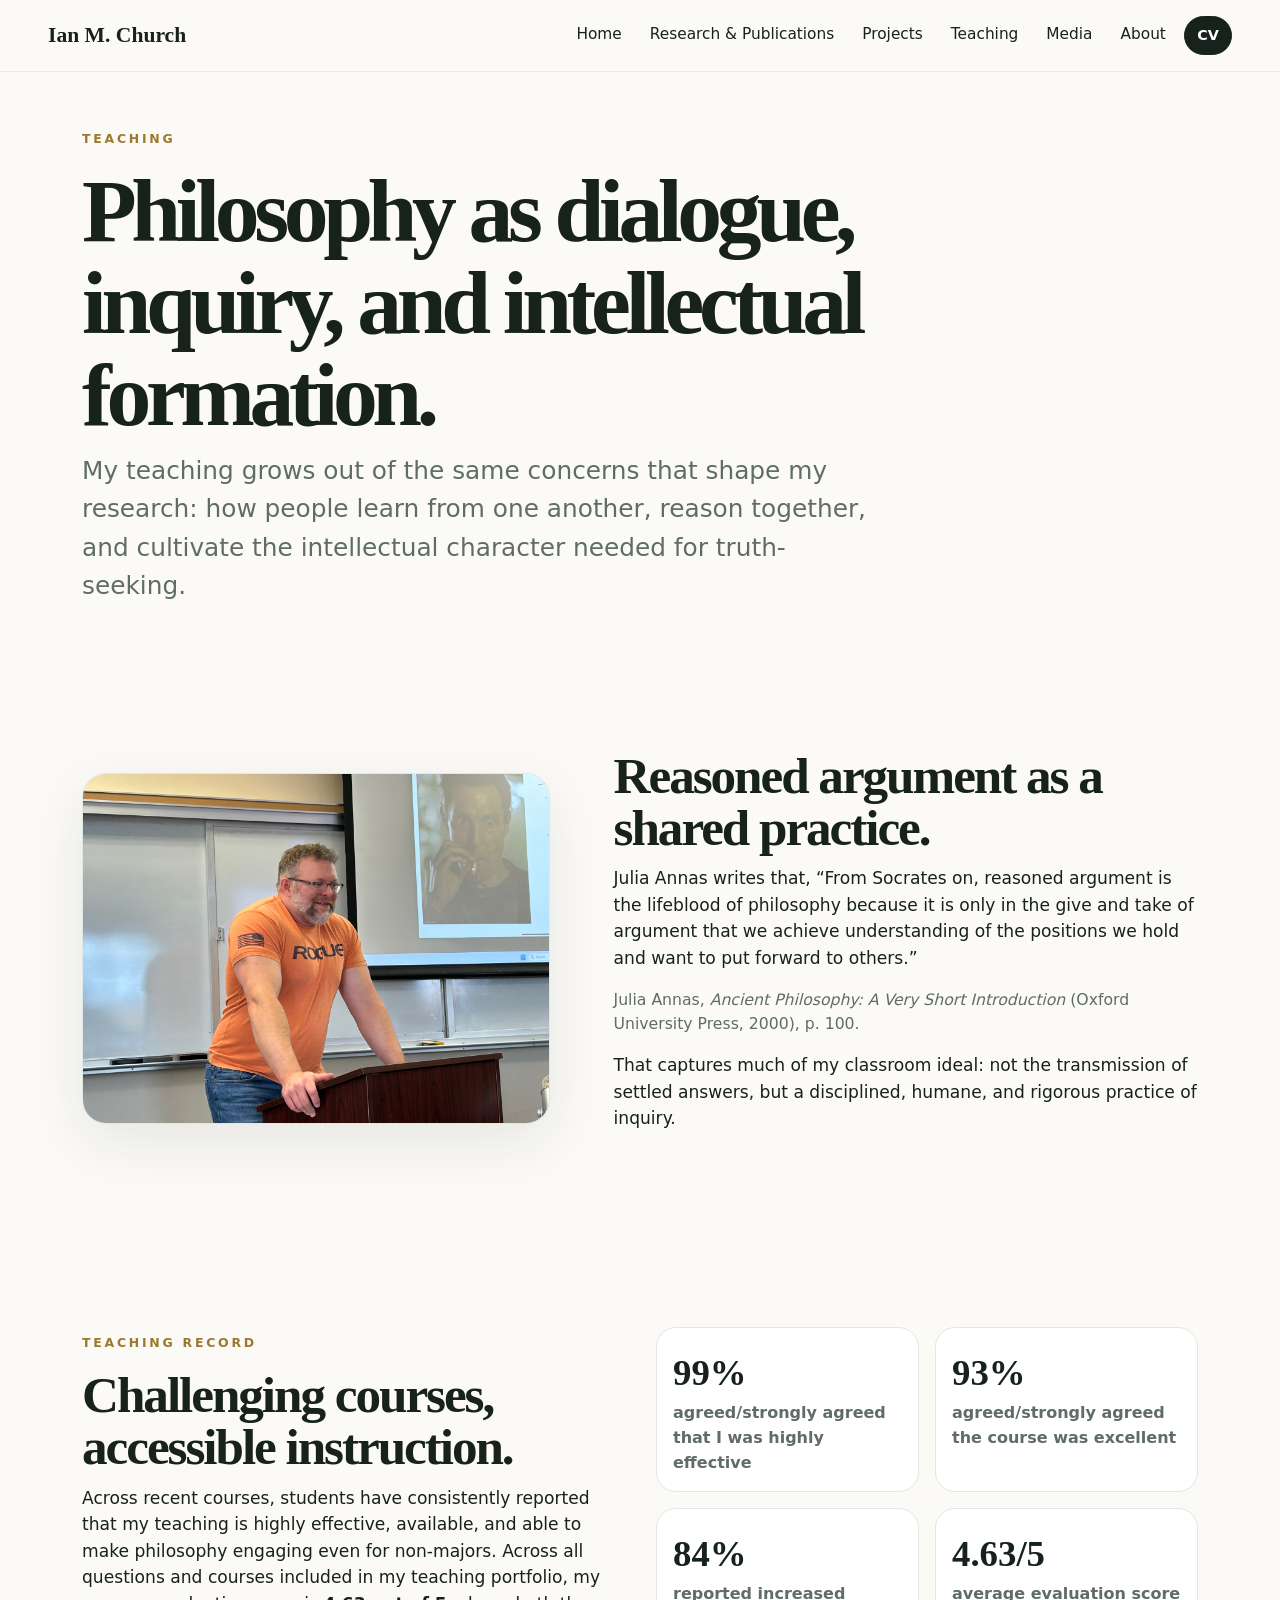
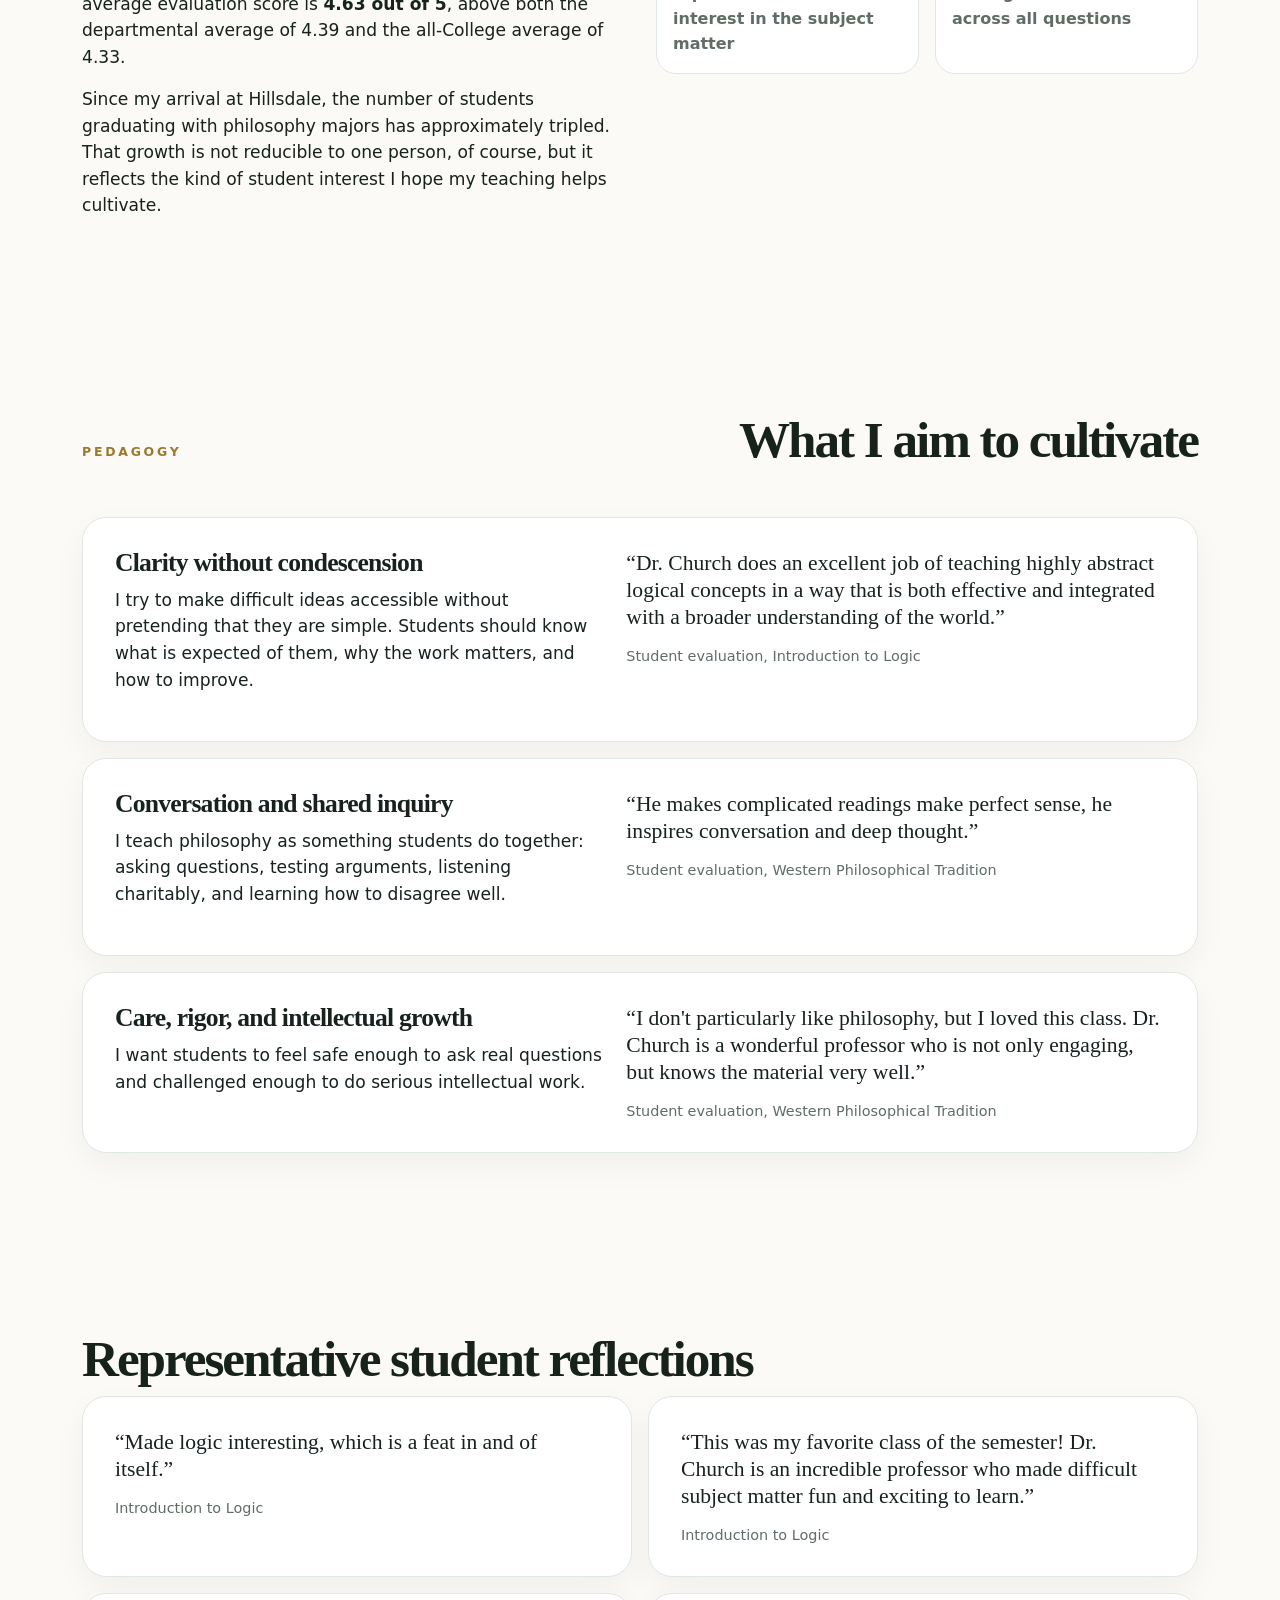
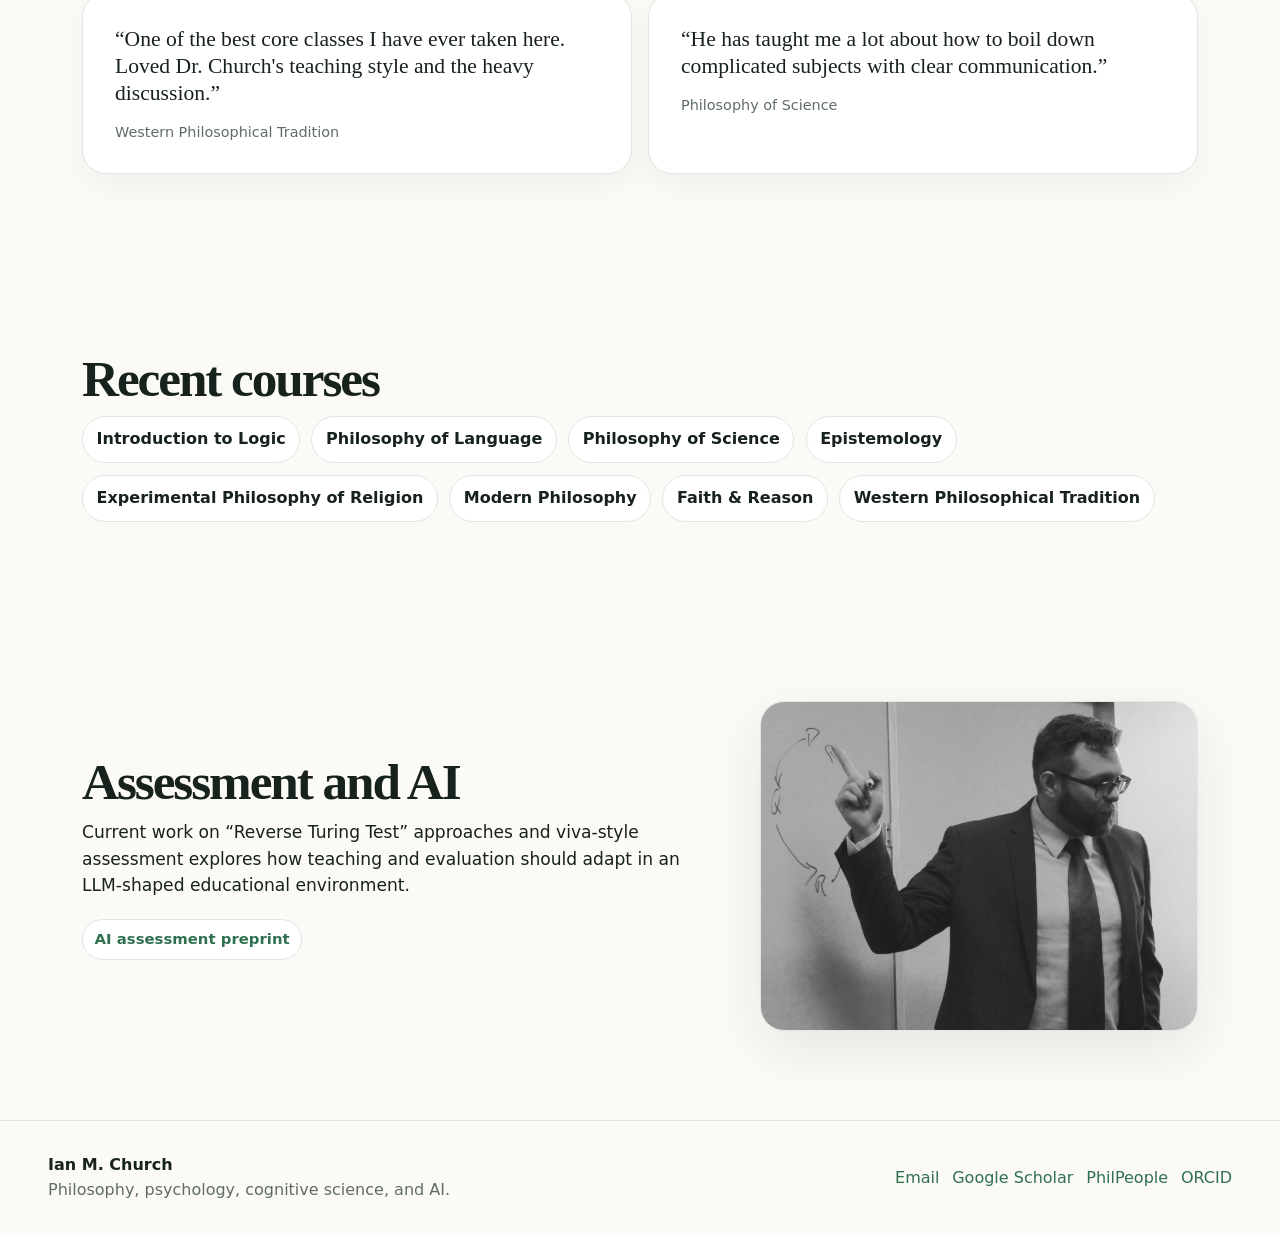
<file: teaching.html>
<!doctype html>
<html lang="en">
<head>
  <meta charset="utf-8" />
  <meta name="viewport" content="width=device-width, initial-scale=1" />
  <title>Teaching | Ian M. Church</title>
  <meta name="description" content="Teaching philosophy, courses, mentoring, and pedagogy by Ian M. Church." />
  <link rel="stylesheet" href="style.css" />
<!-- Google tag (gtag.js) -->
<script async src="https://www.googletagmanager.com/gtag/js?id=G-Z6NKHN7LKN"></script>
<script>
  window.dataLayer = window.dataLayer || [];
  function gtag(){dataLayer.push(arguments);}
  gtag('js', new Date());

  gtag('config', 'G-Z6NKHN7LKN');
</script>
</head>
<body>
<header class="topbar">
  <a class="wordmark" href="index.html">Ian M. Church</a>
  <nav class="site-nav" aria-label="Primary navigation">
    <a href="index.html">Home</a>
    <a href="research.html">Research &amp; Publications</a>
    <a href="projects.html">Projects</a>
    <a href="teaching.html">Teaching</a>
    <a href="media.html">Media</a>
    <a href="about.html">About</a>
    <a class="button small" href="assets/Church-CV.pdf">CV</a>
  </nav>
</header>
<main>

<section class="page-hero"><p class="eyebrow">Teaching</p><h1>Philosophy as dialogue, inquiry, and intellectual formation.</h1><p class="lede narrow">My teaching grows out of the same concerns that shape my research: how people learn from one another, reason together, and cultivate the intellectual character needed for truth-seeking.</p></section>
<section class="section split alt"><figure class="image-card"><img src="assets/teaching-smile.jpg" alt="Ian Church teaching in a classroom"/></figure><div><h2>Reasoned argument as a shared practice.</h2><p>Julia Annas writes that, “From Socrates on, reasoned argument is the lifeblood of philosophy because it is only in the give and take of argument that we achieve understanding of the positions we hold and want to put forward to others.”</p><p class="note">Julia Annas, <em>Ancient Philosophy: A Very Short Introduction</em> (Oxford University Press, 2000), p. 100.</p><p>That captures much of my classroom ideal: not the transmission of settled answers, but a disciplined, humane, and rigorous practice of inquiry.</p></div></section>
<section class="section teaching-results"><div><p class="eyebrow">Teaching record</p><h2>Challenging courses, accessible instruction.</h2><p>Across recent courses, students have consistently reported that my teaching is highly effective, available, and able to make philosophy engaging even for non-majors. Across all questions and courses included in my teaching portfolio, my average evaluation score is <strong>4.63 out of 5</strong>, above both the departmental average of 4.39 and the all-College average of 4.33.</p><p>Since my arrival at Hillsdale, the number of students graduating with philosophy majors has approximately tripled. That growth is not reducible to one person, of course, but it reflects the kind of student interest I hope my teaching helps cultivate.</p></div><div class="stats-grid"><article><strong>99%</strong><span>agreed/strongly agreed that I was highly effective</span></article><article><strong>93%</strong><span>agreed/strongly agreed the course was excellent</span></article><article><strong>84%</strong><span>reported increased interest in the subject matter</span></article><article><strong>4.63/5</strong><span>average evaluation score across all questions</span></article></div></section>
<section class="section teaching-themes"><div class="section-head"><p class="eyebrow">Pedagogy</p><h2>What I aim to cultivate</h2></div>
  <article class="quote-theme"><div><h3>Clarity without condescension</h3><p>I try to make difficult ideas accessible without pretending that they are simple. Students should know what is expected of them, why the work matters, and how to improve.</p></div><blockquote>“Dr. Church does an excellent job of teaching highly abstract logical concepts in a way that is both effective and integrated with a broader understanding of the world.”<cite>Student evaluation, Introduction to Logic</cite></blockquote></article>
  <article class="quote-theme"><div><h3>Conversation and shared inquiry</h3><p>I teach philosophy as something students do together: asking questions, testing arguments, listening charitably, and learning how to disagree well.</p></div><blockquote>“He makes complicated readings make perfect sense, he inspires conversation and deep thought.”<cite>Student evaluation, Western Philosophical Tradition</cite></blockquote></article>
  <article class="quote-theme"><div><h3>Care, rigor, and intellectual growth</h3><p>I want students to feel safe enough to ask real questions and challenged enough to do serious intellectual work.</p></div><blockquote>“I don't particularly like philosophy, but I loved this class. Dr. Church is a wonderful professor who is not only engaging, but knows the material very well.”<cite>Student evaluation, Western Philosophical Tradition</cite></blockquote></article>
</section>
<section class="section"><h2>Representative student reflections</h2><div class="testimonial-grid">
  <blockquote>“Made logic interesting, which is a feat in and of itself.”<cite>Introduction to Logic</cite></blockquote>
  <blockquote>“This was my favorite class of the semester! Dr. Church is an incredible professor who made difficult subject matter fun and exciting to learn.”<cite>Introduction to Logic</cite></blockquote>
  <blockquote>“One of the best core classes I have ever taken here. Loved Dr. Church's teaching style and the heavy discussion.”<cite>Western Philosophical Tradition</cite></blockquote>
  <blockquote>“He has taught me a lot about how to boil down complicated subjects with clear communication.”<cite>Philosophy of Science</cite></blockquote>
</div></section>
<section class="section"><h2>Recent courses</h2><div class="course-list"><span>Introduction to Logic</span><span>Philosophy of Language</span><span>Philosophy of Science</span><span>Epistemology</span><span>Experimental Philosophy of Religion</span><span>Modern Philosophy</span><span>Faith &amp; Reason</span><span>Western Philosophical Tradition</span></div></section>
<section class="section split"><div><h2>Assessment and AI</h2><p>Current work on “Reverse Turing Test” approaches and viva-style assessment explores how teaching and evaluation should adapt in an LLM-shaped educational environment.</p><p class="links"><a href="https://arxiv.org/html/2511.05530v1">AI assessment preprint</a></p></div><figure class="image-card"><img src="assets/bw-teaching.jpg" alt="Ian Church speaking in a classroom"/></figure></section>

</main>
<footer class="footer">
  <div><strong>Ian M. Church</strong><span>Philosophy, psychology, cognitive science, and AI.</span></div>
  <div class="footer-links"><a href="mailto:ichurch@hillsdale.edu">Email</a><a href="https://scholar.google.com/citations?user=suLvnR8AAAAJ&amp;hl=en&amp;oi=ao">Google Scholar</a><a href="https://philpeople.org/profiles/ian-m-church">PhilPeople</a><a href="https://orcid.org/0000-0002-4605-1589">ORCID</a></div>
</footer>
</body>
</html>
</file>
<file: style.css>
:root{--bg:#fbfaf6;--ink:#17221d;--muted:#5f6d65;--line:#dfe8e2;--accent:#2f704f;--accent2:#9b7a2f;--card:#ffffff;--shadow:0 18px 55px rgba(23,34,29,.09);--radius:24px}*{box-sizing:border-box}body{margin:0;background:var(--bg);color:var(--ink);font-family:Inter,ui-sans-serif,system-ui,-apple-system,BlinkMacSystemFont,"Segoe UI",sans-serif;line-height:1.55}h1,h2,h3{font-family:Georgia,"Times New Roman",serif;line-height:1.03;margin:0 0 .65rem}h1{font-size:clamp(3.1rem,7vw,6.8rem);letter-spacing:-.06em}h2{font-size:clamp(2rem,4vw,4.2rem);letter-spacing:-.04em}h3{font-size:clamp(1.35rem,2vw,2rem);letter-spacing:-.03em}p{font-size:1.07rem;margin:.4rem 0 1rem}a{color:var(--accent);text-decoration:none}a:hover{text-decoration:underline}.topbar{position:sticky;top:0;z-index:20;display:flex;align-items:center;justify-content:space-between;padding:1rem clamp(1rem,4vw,3rem);background:rgba(251,250,246,.86);backdrop-filter:blur(14px);border-bottom:1px solid rgba(223,232,226,.75)}.wordmark{font-family:Georgia,"Times New Roman",serif;font-weight:700;color:var(--ink);font-size:1.35rem}.site-nav{display:flex;gap:.55rem;align-items:center;flex-wrap:wrap}.site-nav a{color:var(--ink);padding:.45rem .6rem;border-radius:999px;font-size:.96rem}.site-nav a:hover{background:#eef4ef;text-decoration:none}.button{display:inline-flex;align-items:center;justify-content:center;padding:.8rem 1.05rem;border-radius:999px;background:var(--ink);color:white!important;font-weight:700;text-decoration:none!important;border:1px solid var(--ink)}.button.ghost{background:transparent;color:var(--ink)!important}.button.small{padding:.45rem .75rem;font-size:.9rem}main{overflow:hidden}.hero,.section,.page-hero{max-width:1180px;margin:0 auto;padding:clamp(3.5rem,7vw,7rem) clamp(1.1rem,4vw,2rem)}.split{display:grid;grid-template-columns:minmax(0,1.05fr) minmax(280px,.75fr);gap:clamp(2rem,5vw,5rem);align-items:center}.split.alt{grid-template-columns:minmax(280px,.8fr) minmax(0,1fr)}.eyebrow{text-transform:uppercase;letter-spacing:.22em;color:var(--accent2);font-weight:800;font-size:.78rem;margin-bottom:1rem}.lede{font-size:clamp(1.25rem,2vw,1.55rem);color:var(--muted);max-width:760px}.narrow{max-width:790px}.actions,.links{display:flex;gap:.65rem;flex-wrap:wrap;align-items:center;margin-top:1.25rem}.links a,.links span{display:inline-flex;align-items:center;padding:.52rem .72rem;border:1px solid var(--line);border-radius:999px;background:#fff;color:var(--accent);font-weight:700;font-size:.93rem}.links.centered{justify-content:center}.portrait-card,.image-card{margin:0;border-radius:var(--radius);overflow:hidden;background:#fff;box-shadow:var(--shadow);border:1px solid var(--line)}.portrait-card img,.image-card img{display:block;width:100%;height:100%;object-fit:cover}.portrait-card{transform:rotate(1.2deg)}.portrait-card img{aspect-ratio:4/5}.portrait-card figcaption{padding:.8rem 1rem;color:var(--muted);font-size:.92rem}.image-card img{aspect-ratio:4/3}.at-a-glance{max-width:1120px;margin:0 auto;display:grid;grid-template-columns:repeat(4,1fr);gap:1rem;padding:0 clamp(1.1rem,4vw,2rem) 3rem}.at-a-glance a{display:block;background:#fff;border:1px solid var(--line);border-radius:20px;padding:1.2rem;box-shadow:0 10px 25px rgba(23,34,29,.04);text-decoration:none}.at-a-glance strong{display:block;font-family:Georgia,"Times New Roman",serif;font-size:2.3rem;color:var(--ink);line-height:1}.at-a-glance span{color:var(--muted);font-weight:650}.feature-grid{display:grid;grid-template-columns:1fr 1fr;gap:1.1rem}.feature-panel,.project,.video-card,.pub-list article,.theme-list article,.book,.quote-theme,.testimonial-grid blockquote{background:#fff;border:1px solid var(--line);border-radius:var(--radius);padding:clamp(1.25rem,3vw,2rem);box-shadow:0 12px 32px rgba(23,34,29,.045)}.section-head{display:flex;justify-content:space-between;align-items:end;gap:2rem;margin-bottom:1.5rem}.mini-book-row{display:grid;grid-template-columns:repeat(3,1fr);gap:1rem}.mini-book{display:grid;grid-template-columns:95px 1fr;align-items:center;gap:1rem;background:#fff;border:1px solid var(--line);border-radius:22px;padding:1rem;color:var(--ink);font-family:Georgia,"Times New Roman",serif;font-weight:700;font-size:1.15rem;text-decoration:none!important;box-shadow:0 12px 32px rgba(23,34,29,.045)}.mini-book img{width:95px;height:130px;object-fit:cover;border-radius:8px}.closing-statement{text-align:center;border-top:1px solid var(--line)}.page-hero h1{max-width:980px}.themes-compact{padding-top:2rem}.theme-list,.pub-list,.project-grid,.video-grid{display:grid;grid-template-columns:repeat(2,1fr);gap:1rem}.book-grid{display:grid;gap:1.1rem}.book{display:grid;grid-template-columns:160px 1fr;gap:1.5rem;align-items:start}.cover img{width:160px;max-height:235px;object-fit:cover;border-radius:10px;box-shadow:0 12px 30px rgba(23,34,29,.16)}.tag{display:inline-flex;padding:.35rem .65rem;border-radius:999px;background:#eef4ef;color:var(--accent);font-weight:800;font-size:.82rem;margin-bottom:1rem}.meta,.note{color:var(--muted);font-size:.98rem}.teaching-results{display:grid;grid-template-columns:1fr 1fr;gap:2rem;align-items:start}.stats-grid{display:grid;grid-template-columns:1fr 1fr;gap:1rem}.stats-grid article{background:#fff;border:1px solid var(--line);border-radius:20px;padding:1rem}.stats-grid strong{display:block;font-family:Georgia,"Times New Roman",serif;font-size:2.3rem}.stats-grid span{color:var(--muted);font-weight:650}.teaching-themes{display:grid;gap:1rem}.quote-theme{display:grid;grid-template-columns:.95fr 1.05fr;gap:1.5rem;align-items:start}.quote-theme blockquote,.testimonial-grid blockquote{margin:0;font-family:Georgia,"Times New Roman",serif;font-size:1.35rem;line-height:1.25}.quote-theme cite,.testimonial-grid cite{display:block;margin-top:1rem;font-family:Inter,ui-sans-serif,system-ui,sans-serif;color:var(--muted);font-size:.9rem;font-style:normal}.testimonial-grid{display:grid;grid-template-columns:repeat(2,1fr);gap:1rem}.course-list{display:flex;gap:.7rem;flex-wrap:wrap}.course-list span{padding:.65rem .85rem;border:1px solid var(--line);border-radius:999px;background:#fff;font-weight:700}.footer{display:flex;justify-content:space-between;gap:1rem;align-items:center;border-top:1px solid var(--line);padding:2rem clamp(1rem,4vw,3rem);color:var(--muted)}.footer strong{display:block;color:var(--ink)}.footer-links{display:flex;gap:.8rem;flex-wrap:wrap}@media(max-width:850px){.split,.split.alt,.feature-grid,.theme-list,.pub-list,.project-grid,.video-grid,.teaching-results,.quote-theme,.testimonial-grid{grid-template-columns:1fr}.at-a-glance{grid-template-columns:1fr 1fr}.mini-book-row{grid-template-columns:1fr}.book{grid-template-columns:110px 1fr}.cover img{width:110px}.footer{display:block}.topbar{display:block}.site-nav{margin-top:.7rem}.hero,.section,.page-hero{padding-top:3.5rem;padding-bottom:3.5rem}}@media(max-width:520px){.at-a-glance,.stats-grid{grid-template-columns:1fr}h1{font-size:3.2rem}.site-nav a{font-size:.86rem;padding:.35rem .45rem}}
.hero h1 {
  font-size: clamp(2.8rem, 6vw, 5rem);
  line-height: 1;
  max-width: 14ch;
}
.page-hero {
  padding-top: clamp(2.5rem, 4vw, 4rem);
  padding-bottom: clamp(1.75rem, 3vw, 2.5rem);
}
.center-note {
  text-align: center;
  margin-top: 3rem;
}
</file>
